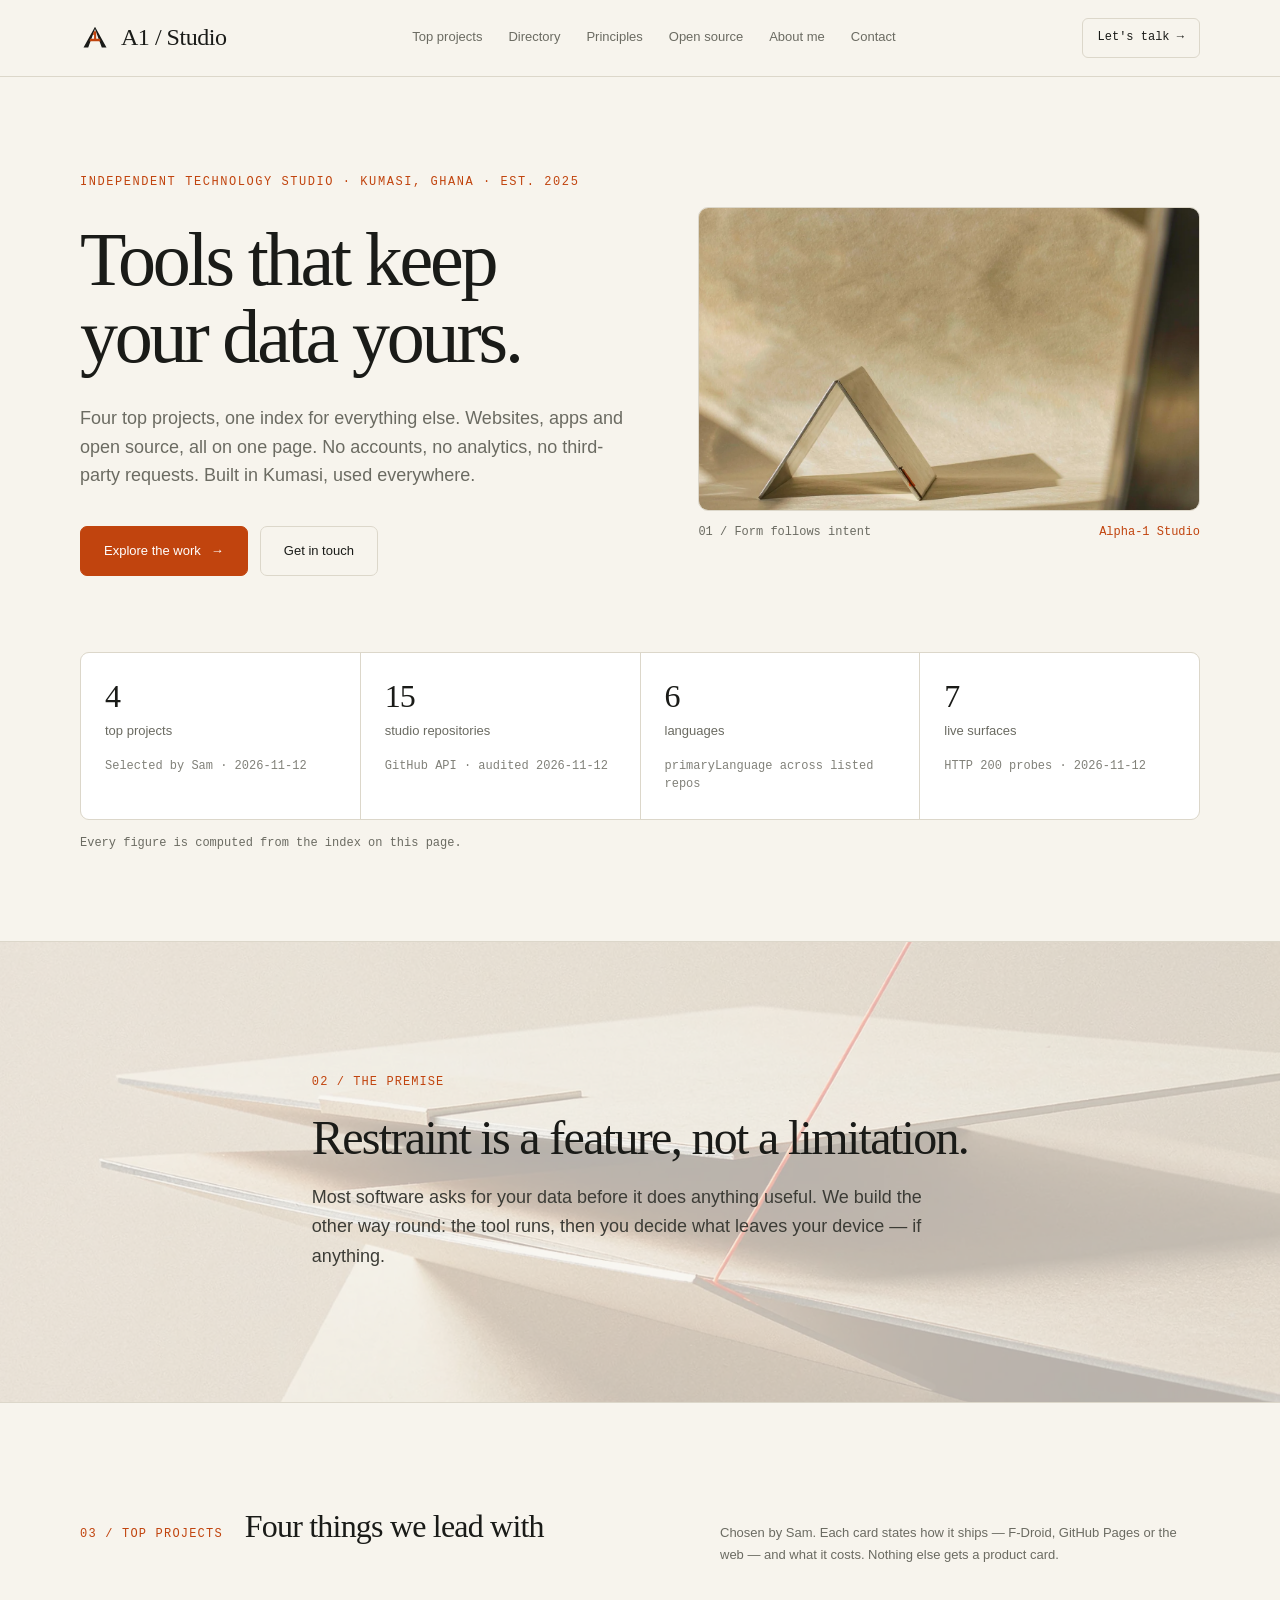
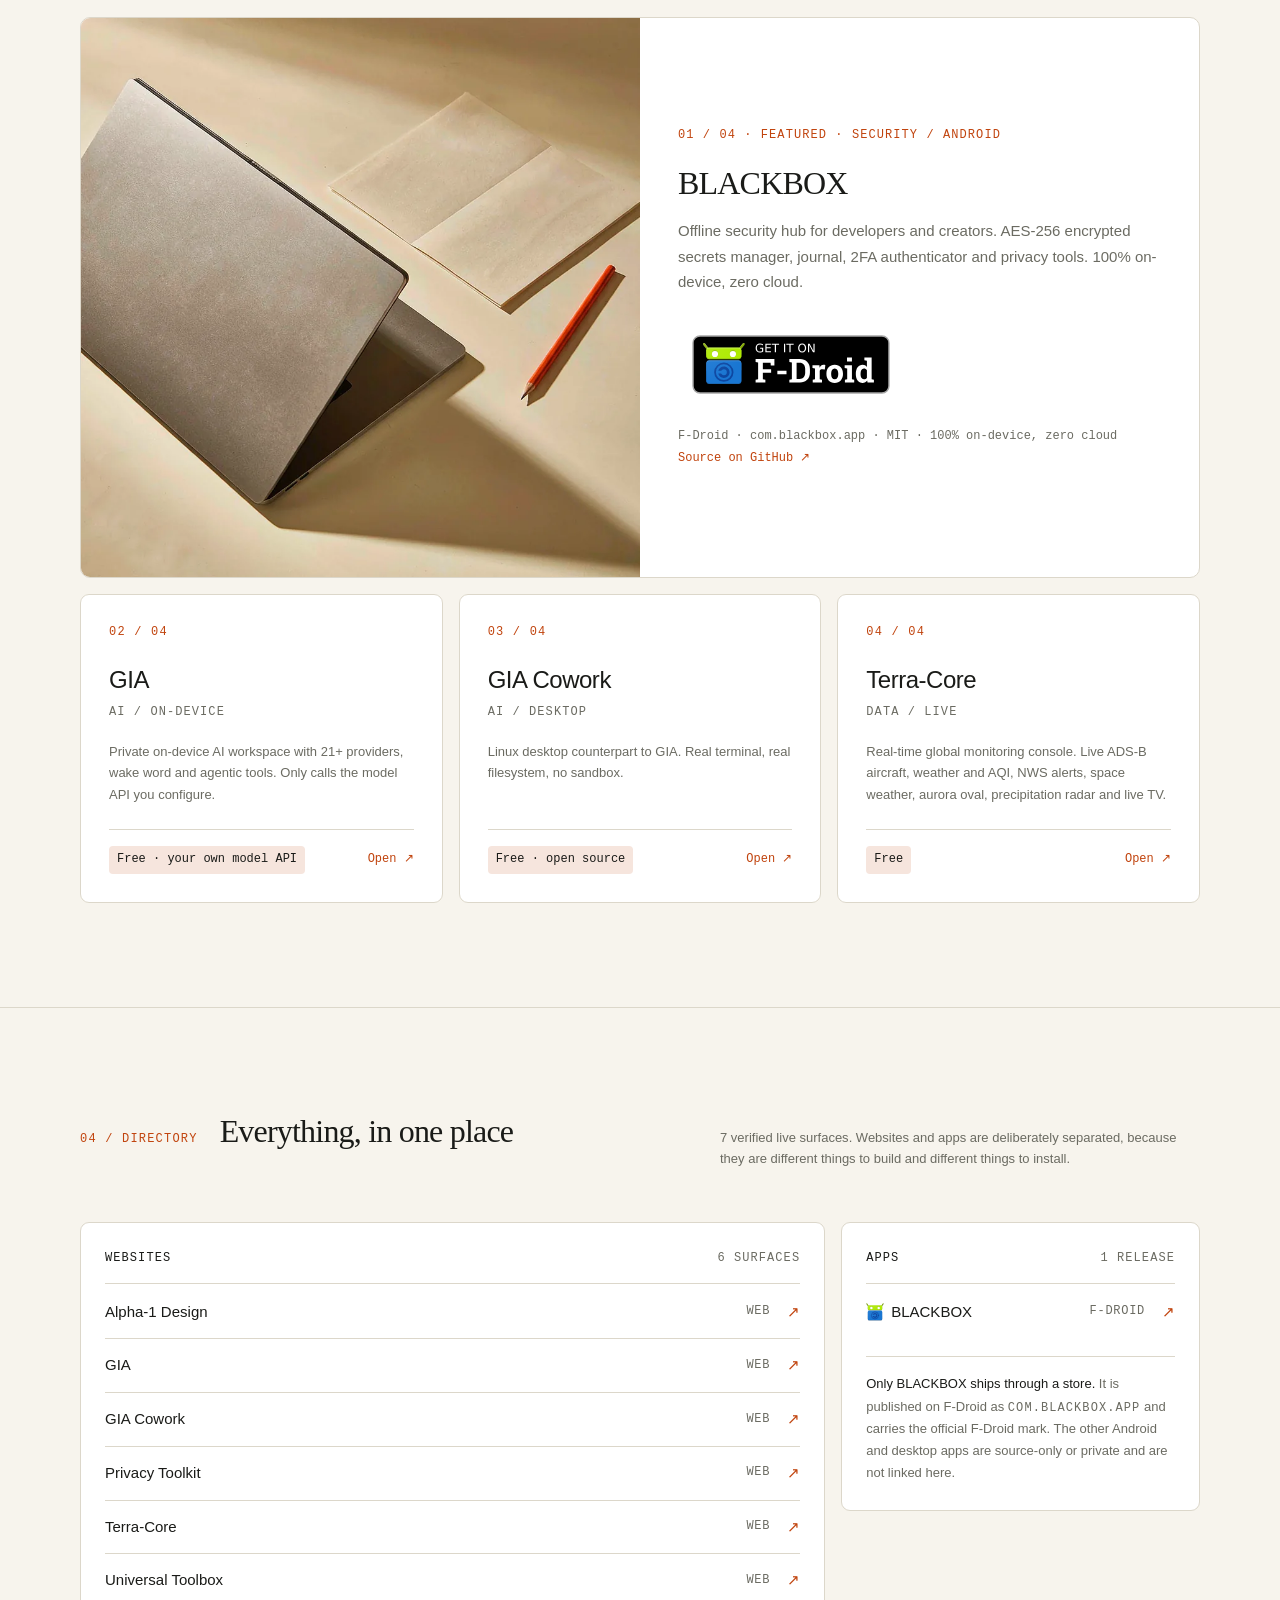
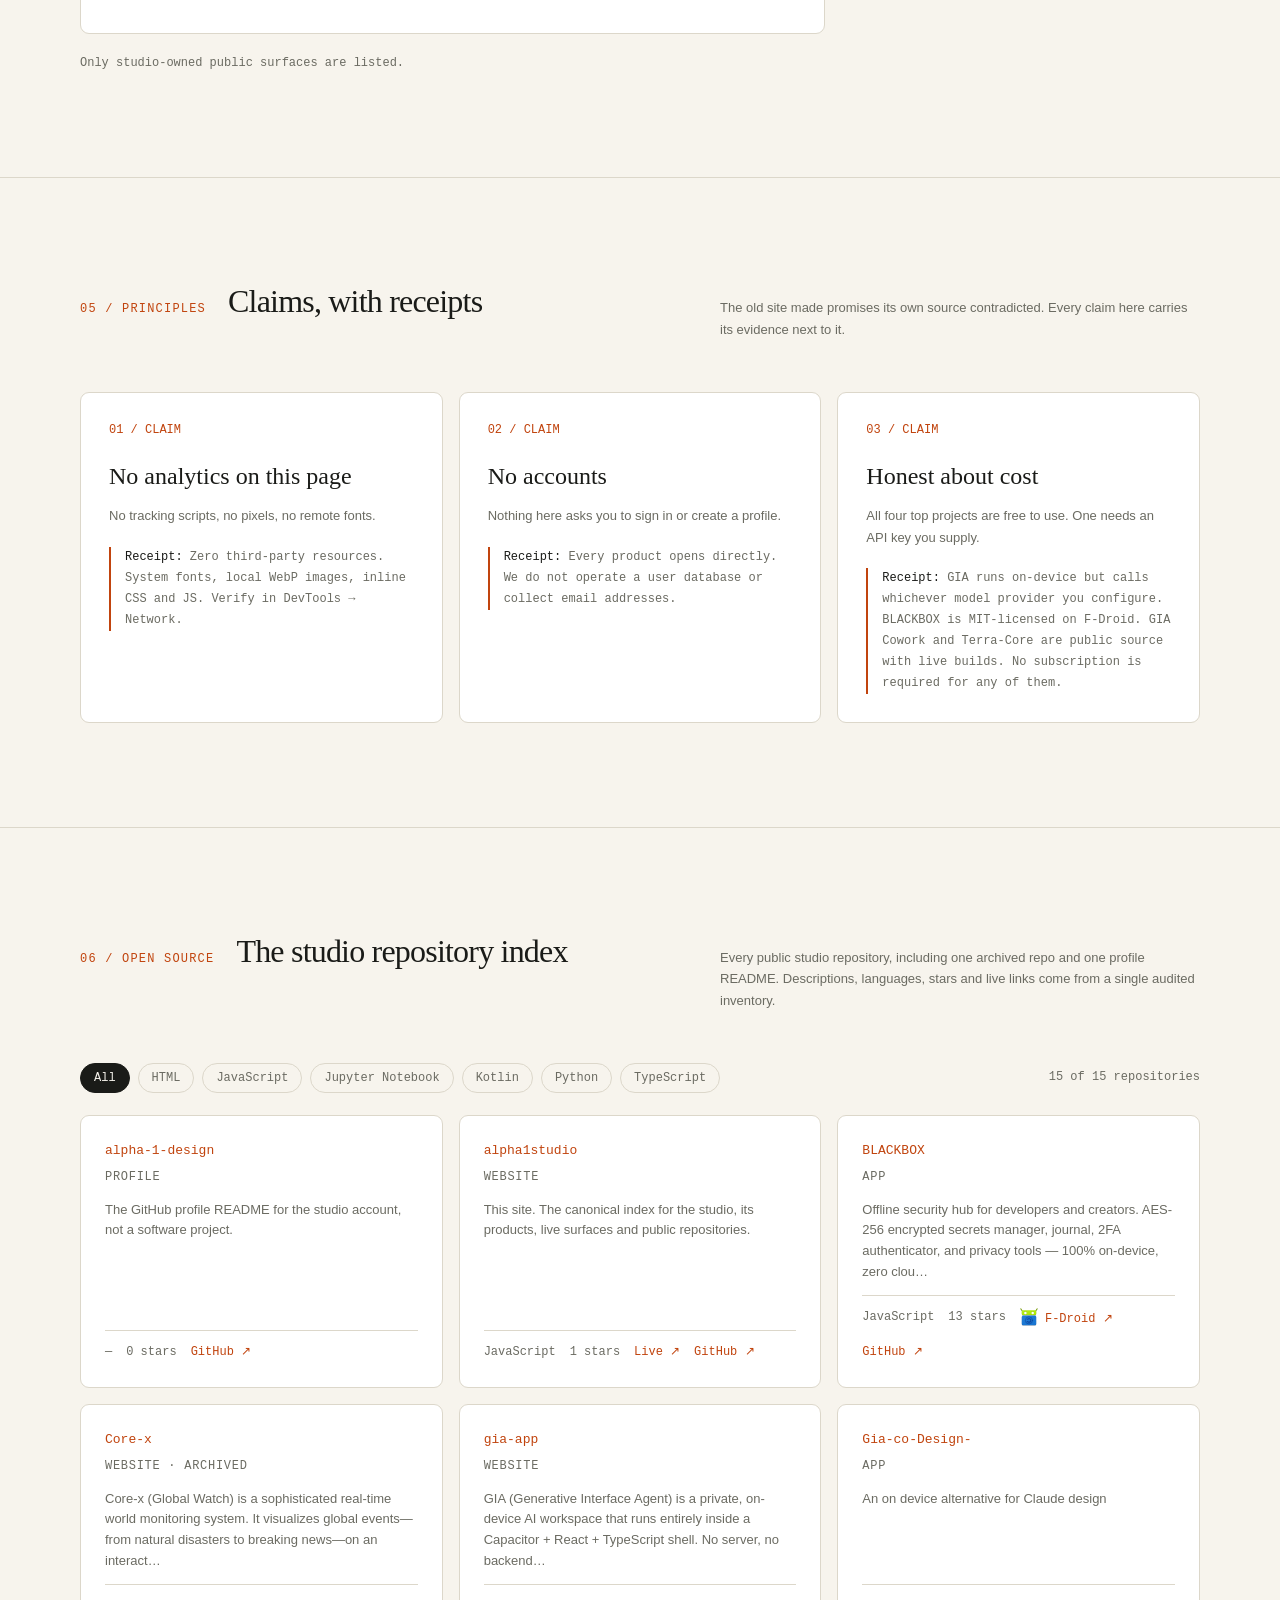
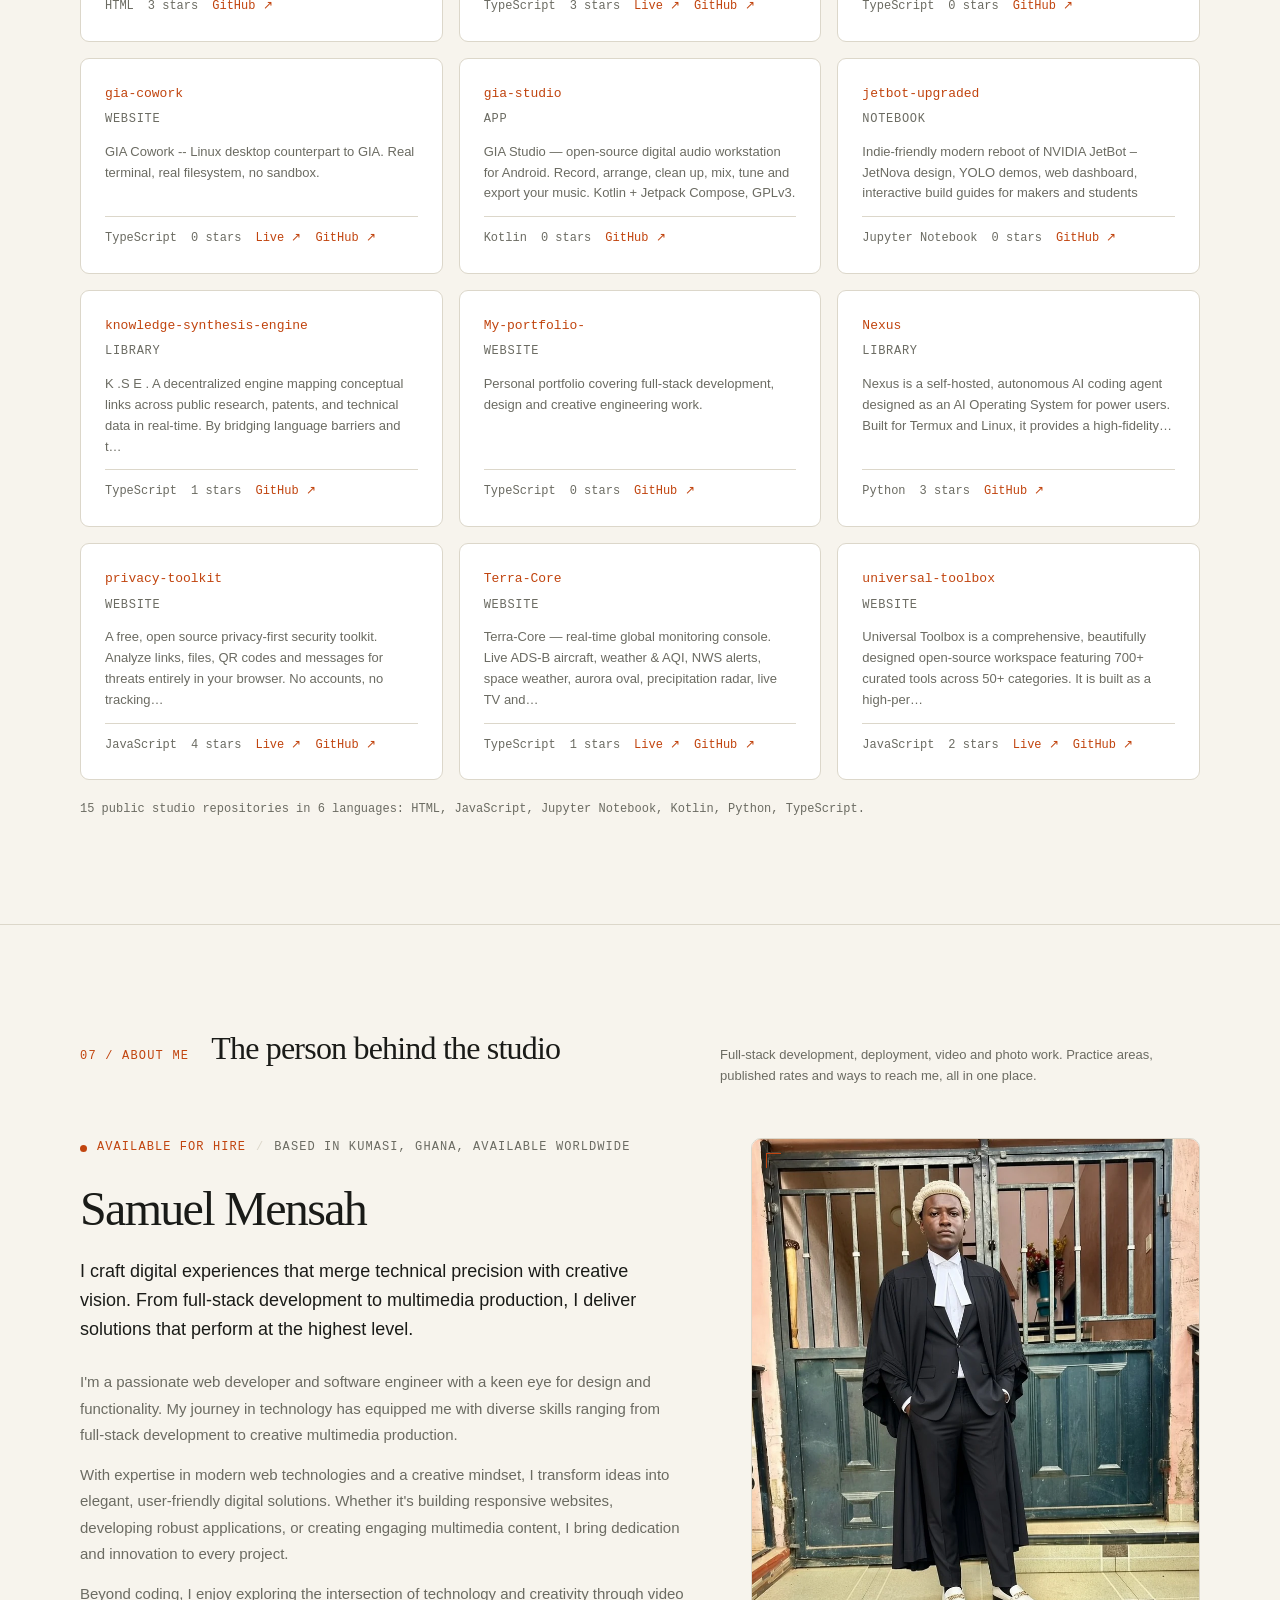
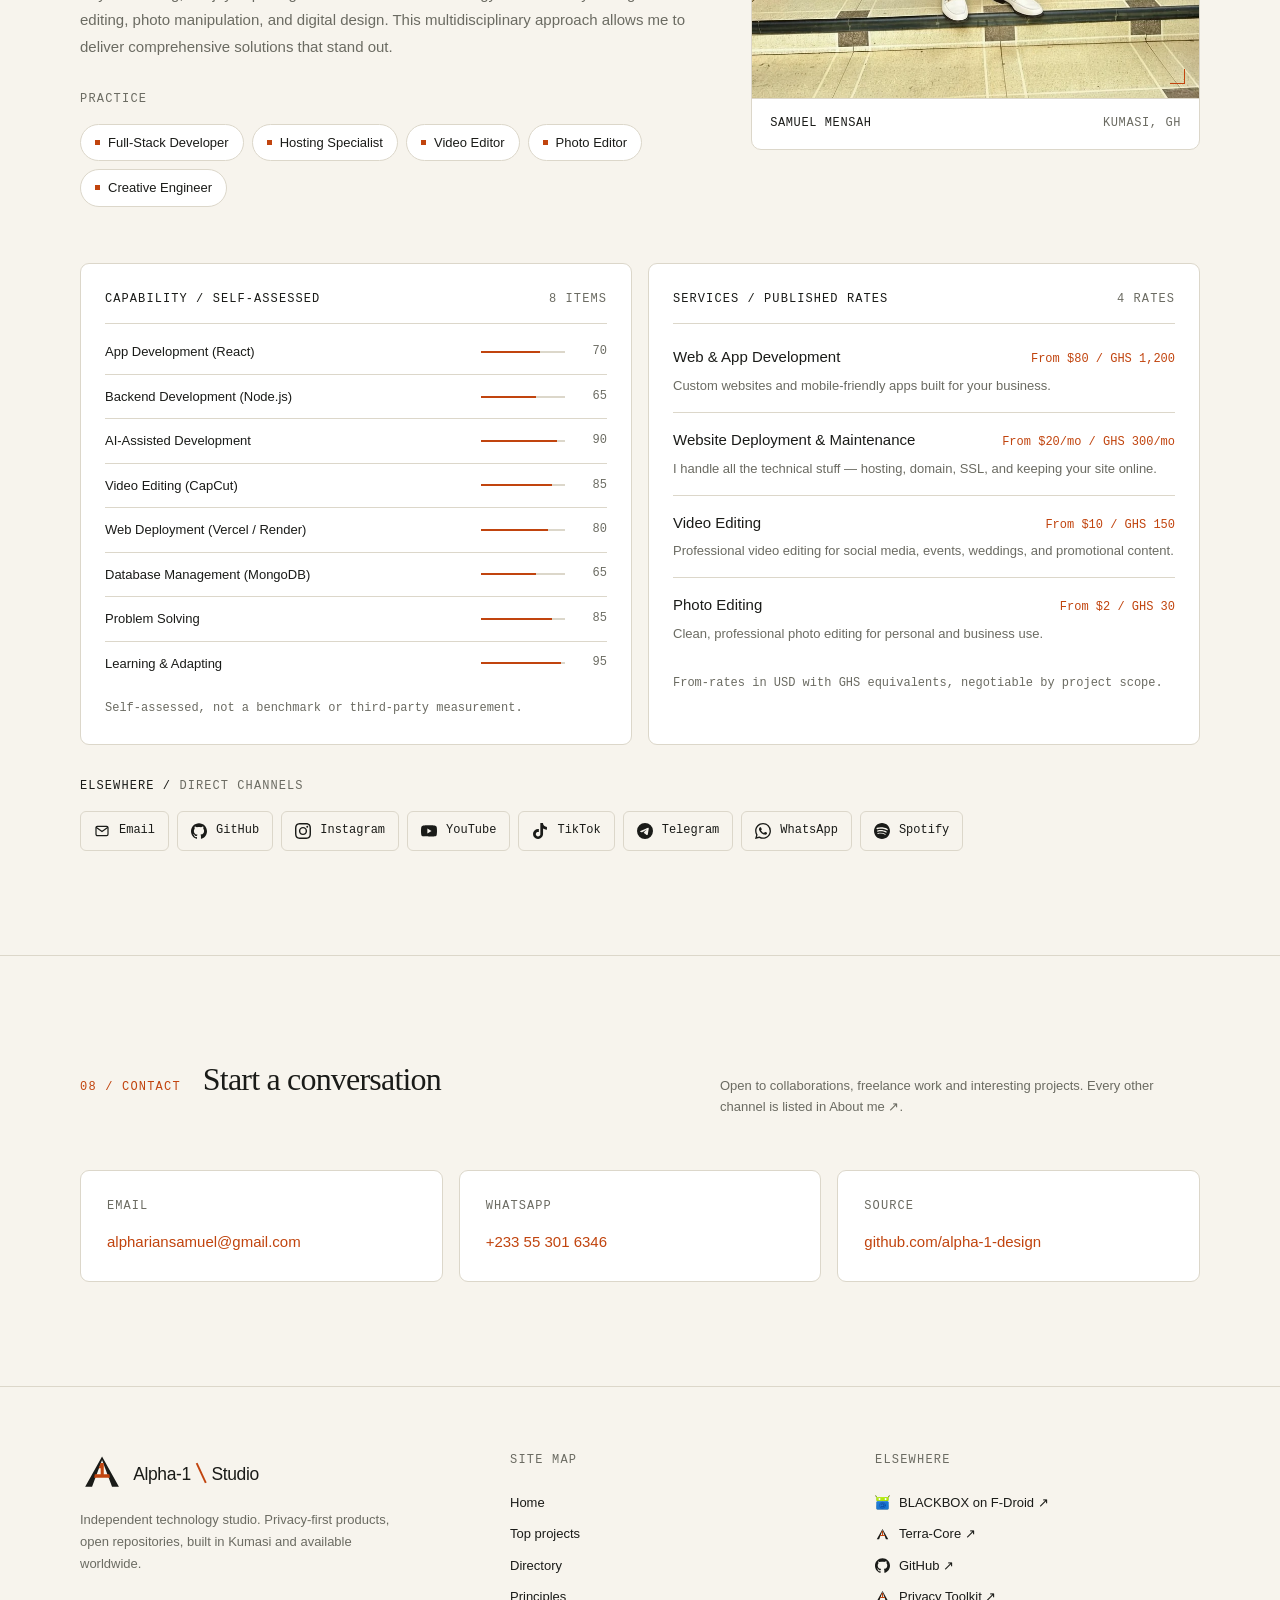
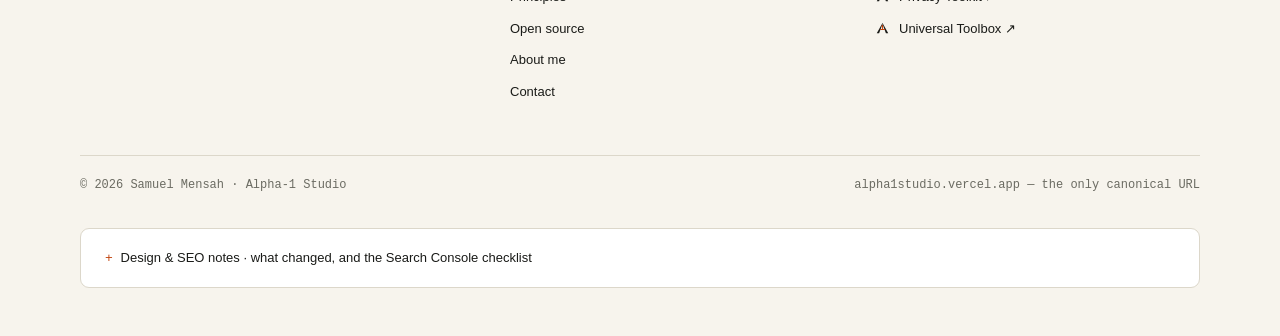
<file: index.html>
<!DOCTYPE html>
<html lang="en">
<head>
<meta charset="utf-8">
<meta name="viewport" content="width=device-width, initial-scale=1">
<title>Alpha-1 Studio — tools that keep your data yours</title>
<meta name="description" content="Independent technology studio in Kumasi, Ghana. BLACKBOX, GIA, GIA Cowork and Terra-Core, plus the full public index. No accounts, no analytics, no third-party requests.">
<meta name="theme-color" content="#F7F4ED">
<meta name="author" content="Samuel Mensah">
<link rel="canonical" href="https://alpha1studio.vercel.app/">
<meta property="og:type" content="website">
<meta property="og:site_name" content="Alpha-1 Studio">
<meta property="og:url" content="https://alpha1studio.vercel.app/">
<meta property="og:title" content="Alpha-1 Studio — tools that keep your data yours">
<meta property="og:description" content="Four top projects and a full public index, built in Kumasi, Ghana.">
<meta property="og:image" content="https://alpha1studio.vercel.app/og.png">
<meta property="og:image:width" content="1200">
<meta property="og:image:height" content="630">
<meta property="og:image:alt" content="Alpha-1 Studio wordmark and tagline on warm paper">
<meta name="twitter:card" content="summary_large_image">
<meta name="twitter:title" content="Alpha-1 Studio — tools that keep your data yours">
<meta name="twitter:description" content="Four top projects and a full public index, built in Kumasi, Ghana.">
<meta name="twitter:image" content="https://alpha1studio.vercel.app/og.png">
<link rel="icon" href="favicon.svg" type="image/svg+xml">
<link rel="icon" href="favicon.ico" sizes="any">
<link rel="apple-touch-icon" href="apple-touch-icon.png">
<link rel="manifest" href="manifest.webmanifest">
<script type="application/ld+json">
{"@context":"https://schema.org","@graph":[
{"@type":"Organization","@id":"https://alpha1studio.vercel.app/#org","name":"Alpha-1 Studio","url":"https://alpha1studio.vercel.app/","logo":"https://alpha1studio.vercel.app/icon-512.png","description":"Independent technology studio building privacy-first products, AI tools and developer utilities.","foundingLocation":{"@type":"Place","name":"Kumasi, Ghana"},"founder":{"@id":"https://alpha1studio.vercel.app/#sam"},"email":"alphariansamuel@gmail.com","sameAs":["https://github.com/alpha-1-design"]},
{"@type":"Person","@id":"https://alpha1studio.vercel.app/#sam","name":"Samuel Mensah","jobTitle":"Full-Stack Developer and Creative Engineer","description":"Full-stack developer, hosting specialist, video editor, photo editor and creative engineer based in Kumasi, Ghana.","image":"https://alpha1studio.vercel.app/assets/portrait.webp","email":"alphariansamuel@gmail.com","worksFor":{"@id":"https://alpha1studio.vercel.app/#org"},"sameAs":["https://github.com/alpha-1-design","https://t.me/Alpharianbaby1","https://www.instagram.com/samuelmensah607","https://youtube.com/@alpharianbaby"]},
{"@type":"WebSite","@id":"https://alpha1studio.vercel.app/#site","url":"https://alpha1studio.vercel.app/","name":"Alpha-1 Studio","publisher":{"@id":"https://alpha1studio.vercel.app/#org"},"inLanguage":"en"},
{"@type":"WebPage","@id":"https://alpha1studio.vercel.app/#page","url":"https://alpha1studio.vercel.app/","name":"Alpha-1 Studio — tools that keep your data yours","isPartOf":{"@id":"https://alpha1studio.vercel.app/#site"},"about":{"@id":"https://alpha1studio.vercel.app/#org"},"mentions":{"@id":"https://alpha1studio.vercel.app/#sam"},"primaryImageOfPage":"https://alpha1studio.vercel.app/og.png"},
{"@type":"ItemList","name":"Alpha-1 Studio top projects","itemListElement":[
{"@type":"ListItem","position":1,"name":"BLACKBOX","url":"https://f-droid.org/packages/com.blackbox.app/"},
{"@type":"ListItem","position":2,"name":"GIA","url":"https://alpha-1-design.github.io/gia-app/"},
{"@type":"ListItem","position":3,"name":"GIA Cowork","url":"https://gia-cowork.vercel.app"},
{"@type":"ListItem","position":4,"name":"Terra-Core","url":"https://terra-core-nu.vercel.app"}
]}
]}
</script>
<style>
:root{
  --t1:12px;--t2:13px;--t3:15px;--t4:18px;--t5:24px;--t6:32px;--t7:48px;--t8:76px;
  --bg:#F7F4ED;--sf:#FFFFFF;--ink:#1A1B18;--mu:#6B6B62;--ln:#DCD7CA;--ac:#C1440E;--ai:#FFFFFF;--soft:#F6E5DD;
  --sans:-apple-system,BlinkMacSystemFont,"Segoe UI",Roboto,Helvetica,Arial,sans-serif;
  --serif:Georgia,"Iowan Old Style","Times New Roman",serif;
  --mono:ui-monospace,SFMono-Regular,Consolas,"Liberation Mono",monospace;
}
*{box-sizing:border-box}
html{scroll-behavior:smooth}
body{margin:0;background:var(--bg);color:var(--ink);font-family:var(--sans);font-size:var(--t3);line-height:1.65;-webkit-font-smoothing:antialiased;overflow-x:hidden}
h1,h2,h3,h4,strong,b{font-weight:500}
h1,h2,h3,h4,p{margin:0}
a{color:inherit;text-decoration:none}
button{font-family:inherit;font-size:inherit;cursor:pointer;border:0;background:none;color:inherit}
img{display:block;max-width:100%}
::selection{background:var(--ac);color:var(--ai)}
:focus-visible{outline:2px solid var(--ac);outline-offset:3px}
.wrap{max-width:1200px;margin:0 auto;padding:0 40px}
.mono{font-family:var(--mono);font-size:var(--t1);letter-spacing:.09em;text-transform:uppercase}
.muted{color:var(--mu)}
.accent{color:var(--ac)}
.skip{position:absolute;left:-9999px;top:0;background:var(--ac);color:var(--ai);padding:10px 16px;z-index:60}
.skip:focus{left:16px;top:16px}

.progress{position:fixed;top:0;left:0;right:0;height:3px;background:var(--ac);transform-origin:0 50%;transform:scaleX(0);z-index:50;pointer-events:none}
@keyframes grow{from{transform:scaleX(0)}to{transform:scaleX(1)}}

header{position:sticky;top:0;z-index:40;background:var(--bg);border-bottom:1px solid var(--ln)}
.head{display:flex;align-items:center;justify-content:space-between;gap:24px;min-height:76px;flex-wrap:wrap}
.mark{display:flex;align-items:center;gap:11px;font-family:var(--serif);font-size:var(--t5);letter-spacing:-.02em;white-space:nowrap}
.mark img{width:30px;height:30px;border-radius:7px}
.mark b{font-weight:400}
nav{display:flex;gap:26px;flex-wrap:wrap}
nav a{position:relative;font-size:var(--t2);color:var(--mu);padding-bottom:3px}
nav a::after{content:"";position:absolute;left:0;bottom:0;width:100%;height:1px;background:var(--ac);transform:scaleX(0);transform-origin:0 50%;transition:transform .28s cubic-bezier(.2,.8,.2,1)}
nav a:hover{color:var(--ink)}
nav a:hover::after,nav a:focus-visible::after{transform:scaleX(1)}
.head-cta{font-family:var(--mono);font-size:var(--t1);border:1px solid var(--ln);border-radius:6px;padding:9px 15px;transition:border-color .2s,color .2s}
.head-cta:hover{border-color:var(--ac);color:var(--ac)}

section{padding:104px 0;border-bottom:1px solid var(--ln)}
.sec-head{display:flex;align-items:baseline;gap:22px;margin-bottom:52px;flex-wrap:wrap}
.sec-no{font-family:var(--mono);font-size:var(--t1);color:var(--ac);letter-spacing:.1em;min-width:60px}
h2{font-family:var(--serif);font-size:var(--t6);letter-spacing:-.025em;line-height:1.2;font-weight:400}
.sec-note{font-size:var(--t2);color:var(--mu);max-width:480px;margin-left:auto}

.hero{padding:96px 0 88px}
.hero-grid{display:grid;grid-template-columns:minmax(0,1.05fr) minmax(0,.95fr);gap:64px;align-items:center}
.hero .eyebrow{font-family:var(--mono);font-size:var(--t1);letter-spacing:.13em;text-transform:uppercase;color:var(--ac);margin-bottom:28px}
h1{font-family:var(--serif);font-size:var(--t8);line-height:1.02;letter-spacing:-.042em;font-weight:400;margin-bottom:28px}
.hero .lede{font-size:var(--t4);line-height:1.6;color:var(--mu);max-width:560px;margin-bottom:36px}
.hero-line{display:block}
.actions{display:flex;gap:12px;flex-wrap:wrap}
.btn{display:inline-flex;align-items:center;gap:10px;padding:13px 23px;border-radius:7px;font-size:var(--t2);border:1px solid var(--ac);transform:translate(var(--mx,0px),var(--my,0px));transition:transform .3s cubic-bezier(.2,.8,.2,1),background .2s,color .2s,border-color .2s}
.btn-primary{background:var(--ac);color:var(--ai)}
.btn-primary:hover{background:var(--ink);border-color:var(--ink)}
.btn-ghost{background:transparent;color:var(--ink);border-color:var(--ln)}
.btn-ghost:hover{border-color:var(--ac);color:var(--ac)}
.hero-figure{position:relative}
.hero-figure img{width:100%;height:auto;border-radius:10px;border:1px solid var(--ln);aspect-ratio:1400/849;object-fit:cover}
.fig-cap{display:flex;justify-content:space-between;gap:16px;font-family:var(--mono);font-size:var(--t1);color:var(--mu);margin-top:12px;line-height:1.5}
.fig-cap span:last-child{color:var(--ac)}

.stats{display:grid;grid-template-columns:repeat(4,minmax(0,1fr));gap:1px;background:var(--ln);border:1px solid var(--ln);border-radius:9px;overflow:hidden;margin-top:76px}
.stat{background:var(--sf);padding:26px 24px}
.stat b{display:block;font-family:var(--serif);font-size:var(--t6);font-weight:400;letter-spacing:-.03em;line-height:1.1}
.stat span{display:block;font-size:var(--t2);color:var(--mu);margin-top:6px}
.stat small{display:block;font-family:var(--mono);font-size:var(--t1);color:var(--mu);margin-top:16px;line-height:1.5;opacity:.85}
.source-note{font-family:var(--mono);font-size:var(--t1);color:var(--mu);margin-top:14px;line-height:1.6}

.band{padding:0;border-bottom:1px solid var(--ln);overflow:hidden}
.band-in{position:relative;height:460px;display:flex;align-items:center}
.band-in img{position:absolute;inset:-20px 0;width:100%;height:calc(100% + 40px);object-fit:cover}
.band-in::after{content:"";position:absolute;inset:0;background:rgba(247,244,237,.72)}
.band-copy{position:relative;z-index:2;max-width:820px}
.band-copy .mono{color:var(--ac);margin-bottom:18px;display:block}
.band-copy h2{font-size:var(--t7);line-height:1.12;letter-spacing:-.035em;margin-bottom:18px}
.band-copy p{font-size:var(--t4);color:#3C3C36;max-width:640px}

.grid3{display:grid;grid-template-columns:repeat(3,minmax(0,1fr));gap:16px}
.grid2{display:grid;grid-template-columns:repeat(2,minmax(0,1fr));gap:16px}
.card{background:var(--sf);border:1px solid var(--ln);border-radius:9px;padding:28px;display:flex;flex-direction:column;transform:translateY(var(--lift,0px));transition:transform .3s cubic-bezier(.2,.8,.2,1),border-color .2s}
.card:hover{--lift:-4px;border-color:var(--ac)}
.card .idx{font-family:var(--mono);font-size:var(--t1);color:var(--ac);letter-spacing:.1em;margin-bottom:22px}
.card h3{font-size:var(--t5);letter-spacing:-.02em;line-height:1.25;margin-bottom:8px}
.card .cat{font-family:var(--mono);font-size:var(--t1);color:var(--mu);text-transform:uppercase;letter-spacing:.09em;margin-bottom:18px}
.card p{font-size:var(--t2);color:var(--mu);line-height:1.65;flex:1;margin-bottom:24px}
.card .foot{display:flex;align-items:center;justify-content:space-between;gap:12px;border-top:1px solid var(--ln);padding-top:16px}
.price{font-family:var(--mono);font-size:var(--t1);padding:4px 8px;border-radius:4px;background:var(--soft);color:var(--ink)}
.price.paid{background:transparent;border:1px solid var(--ln);color:var(--mu)}
.go{position:relative;font-family:var(--mono);font-size:var(--t1);color:var(--ac);white-space:nowrap}
.go::after{content:"";position:absolute;left:0;bottom:-3px;width:100%;height:1px;background:var(--ac);transform:scaleX(0);transform-origin:0 50%;transition:transform .28s cubic-bezier(.2,.8,.2,1)}
.go:hover::after{transform:scaleX(1)}
.fd-badge-link{display:inline-block;border-radius:7px;transition:transform .3s cubic-bezier(.2,.8,.2,1)}
.fd-badge-link:hover{transform:translateY(-3px)}
.fd-badge{display:block;width:226px;height:auto;border-radius:7px}
.fd-icon{display:inline-block;width:18px;height:18px;vertical-align:-4px;margin-right:7px}
.fd-meta{font-family:var(--mono);font-size:var(--t1);color:var(--mu);line-height:1.8;margin-top:18px}

.feature{display:grid;grid-template-columns:minmax(0,1fr) minmax(0,1fr);gap:0;border:1px solid var(--ln);border-radius:10px;overflow:hidden;background:var(--sf);margin-bottom:16px}
.feature > img{width:100%;height:100%;min-height:320px;object-fit:cover;aspect-ratio:1/1}
.feature-body{padding:38px;display:flex;flex-direction:column;justify-content:center}
.feature-body .mono{color:var(--ac);margin-bottom:18px}
.feature-body h3{font-family:var(--serif);font-size:var(--t6);font-weight:400;letter-spacing:-.025em;line-height:1.2;margin-bottom:16px}
.feature-body p{font-size:var(--t3);color:var(--mu);line-height:1.7;margin-bottom:26px}

.receipt{background:var(--sf);border:1px solid var(--ln);border-radius:9px;padding:28px}
.receipt .no{font-family:var(--mono);font-size:var(--t1);color:var(--ac);margin-bottom:20px}
.receipt h3{font-family:var(--serif);font-size:var(--t5);font-weight:400;margin-bottom:14px;line-height:1.25}
.receipt .proof{font-family:var(--mono);font-size:var(--t1);line-height:1.75;color:var(--mu);border-left:2px solid var(--ac);padding-left:14px;margin-top:20px}
.receipt .proof b{color:var(--ink);font-weight:500}

.filters{display:flex;gap:8px;flex-wrap:wrap;margin-bottom:22px;align-items:center}
.filters button{font-family:var(--mono);font-size:var(--t1);padding:7px 13px;border:1px solid var(--ln);border-radius:999px;color:var(--mu);transition:background .2s,color .2s,border-color .2s}
.filters button:hover{border-color:var(--ac);color:var(--ac)}
.filters button.on{background:var(--ink);border-color:var(--ink);color:var(--bg)}
.filter-count{margin-left:auto;font-family:var(--mono);font-size:var(--t1);color:var(--mu)}
.repo{background:var(--sf);border:1px solid var(--ln);border-radius:9px;padding:24px;display:flex;flex-direction:column;gap:12px;transition:border-color .2s,transform .3s cubic-bezier(.2,.8,.2,1)}
.repo:hover{border-color:var(--ac);transform:translateY(-3px)}
.repo[hidden]{display:none}
.repo .rname{font-family:var(--mono);font-size:var(--t2);color:var(--ac);word-break:break-word}
.repo p{font-size:var(--t2);color:var(--mu);line-height:1.6;flex:1}
.repo .rmeta{display:flex;gap:14px;flex-wrap:wrap;font-family:var(--mono);font-size:var(--t1);color:var(--mu);border-top:1px solid var(--ln);padding-top:12px}
.repo .rkind{font-family:var(--mono);font-size:var(--t1);letter-spacing:.06em;text-transform:uppercase;color:var(--mu);margin-top:-6px}
.repo .rmeta a{color:var(--ac)}

.dir-grid{display:grid;grid-template-columns:minmax(0,1.35fr) minmax(0,.65fr);gap:16px;align-items:start}
.dir-col{background:var(--sf);border:1px solid var(--ln);border-radius:9px;padding:26px 24px}
.dir-head{display:flex;justify-content:space-between;align-items:baseline;gap:12px;border-bottom:1px solid var(--ln);padding-bottom:14px;margin-bottom:2px}
.dir-head .mono{font-size:var(--t1);letter-spacing:.09em;color:var(--ink)}
.dir-head .mono.muted{color:var(--mu)}
.dir-row{display:grid;grid-template-columns:minmax(0,1fr) auto 16px;gap:14px;align-items:center;padding:14px 0;border-bottom:1px solid var(--ln);font-size:var(--t3);transition:border-color .2s}
.dir-row:last-child{border-bottom:0}
.dir-row .dn{color:var(--ink)}
.dir-row .dk{font-family:var(--mono);font-size:var(--t1);color:var(--mu);text-transform:uppercase;letter-spacing:.06em}
.dir-row .da{color:var(--ac);text-align:right}
.dir-row:hover{border-bottom-color:var(--ac)}
.dir-row:hover .dn{color:var(--ac)}
.dir-note{font-size:var(--t2);color:var(--mu);line-height:1.7;margin-top:18px;border-top:1px solid var(--ln);padding-top:16px}
.dir-note b{color:var(--ink);font-weight:500}

.about-grid{display:grid;grid-template-columns:minmax(0,1.15fr) minmax(0,.85fr);gap:64px;align-items:start}
.about-status{display:flex;align-items:center;gap:10px;flex-wrap:wrap;color:var(--ac);margin-bottom:26px}
.about-status .dot{width:7px;height:7px;border-radius:50%;background:var(--ac);flex:none}
.about-status .sep{color:var(--ln)}
.about-status .muted{color:var(--mu)}
.about-name{font-family:var(--serif);font-size:var(--t7);font-weight:400;letter-spacing:-.035em;line-height:1.06;margin-bottom:22px}
.about-tagline{font-size:var(--t4);line-height:1.6;color:var(--ink);margin-bottom:26px;max-width:56ch}
.about-copy .bio p{font-size:var(--t3);line-height:1.75;color:var(--mu);margin-bottom:14px}
.about-label{font-family:var(--mono);font-size:var(--t1);letter-spacing:.1em;text-transform:uppercase;color:var(--mu);margin:30px 0 14px}
.roles{display:flex;gap:8px;flex-wrap:wrap}
.role{display:inline-flex;align-items:center;gap:8px;border:1px solid var(--ln);border-radius:999px;padding:7px 14px;font-size:var(--t2);background:var(--sf)}
.role::before{content:"";width:5px;height:5px;background:var(--ac);flex:none}
.portrait-plate{margin:0;background:var(--sf);border:1px solid var(--ln);border-radius:10px;overflow:hidden}
.plate-img{position:relative;background:#0B0B0A}
.plate-img img{width:100%;height:auto;aspect-ratio:4/5;object-fit:cover}
.plate-img .tick{position:absolute;width:15px;height:15px;border:1px solid var(--ac);pointer-events:none}
.plate-img .tick.tl{top:14px;left:14px;border-width:1px 0 0 1px}
.plate-img .tick.br{right:14px;bottom:14px;border-width:0 1px 1px 0}
.portrait-plate figcaption{display:flex;justify-content:space-between;gap:14px;padding:15px 18px;border-top:1px solid var(--ln);font-family:var(--mono);font-size:var(--t1);color:var(--mu);letter-spacing:.05em;text-transform:uppercase}
.portrait-plate figcaption span:first-child{color:var(--ink)}

.about-lower{display:grid;grid-template-columns:repeat(2,minmax(0,1fr));gap:16px;margin-top:56px}
.about-block{background:var(--sf);border:1px solid var(--ln);border-radius:9px;padding:26px 24px}
.block-head{display:flex;justify-content:space-between;gap:12px;align-items:baseline;border-bottom:1px solid var(--ln);padding-bottom:14px;margin-bottom:6px}
.skill{display:grid;grid-template-columns:minmax(0,1fr) 84px 28px;gap:14px;align-items:center;padding:11px 0;border-bottom:1px solid var(--ln);font-size:var(--t2)}
.skill:last-of-type{border-bottom:0}
.skill .bar{display:block;height:2px;background:var(--ln)}
.skill .bar i{display:block;height:100%;background:var(--ac)}
.skill .n{font-family:var(--mono);font-size:var(--t1);color:var(--mu);text-align:right}
.svc-row{padding:15px 0;border-bottom:1px solid var(--ln)}
.svc-row:last-of-type{border-bottom:0}
.svc-row .top{display:flex;justify-content:space-between;gap:14px;align-items:baseline;flex-wrap:wrap}
.svc-row b{font-size:var(--t3);font-weight:500}
.svc-row .rate{font-family:var(--mono);font-size:var(--t1);color:var(--ac);white-space:nowrap}
.svc-row p{font-size:var(--t2);color:var(--mu);line-height:1.6;margin-top:6px}
.about-socials{margin-top:32px}
.socials{display:flex;gap:8px;flex-wrap:wrap;margin-top:14px}
.socials a{display:inline-flex;align-items:center;gap:9px;font-family:var(--mono);font-size:var(--t1);border:1px solid var(--ln);border-radius:6px;padding:9px 13px;transition:border-color .2s,color .2s}
.socials svg{width:16px;height:16px;flex:none;display:block}
.socials a:hover{border-color:var(--ac);color:var(--ac)}

.contact-grid{display:grid;grid-template-columns:repeat(3,minmax(0,1fr));gap:16px}
.contact-item{background:var(--sf);border:1px solid var(--ln);border-radius:9px;padding:26px}
.contact-item .lbl{font-family:var(--mono);font-size:var(--t1);color:var(--mu);text-transform:uppercase;letter-spacing:.09em;margin-bottom:14px}
.contact-item a{font-size:var(--t3);color:var(--ac);word-break:break-word;border-bottom:1px solid transparent;transition:border-color .2s}
.contact-item a:hover{border-bottom-color:var(--ac)}
.contact-item .hint{display:block;font-family:var(--mono);font-size:var(--t1);color:var(--mu);margin-top:12px}

footer{padding:64px 0 48px}
.foot-top{display:grid;grid-template-columns:minmax(0,1.2fr) minmax(0,1fr) minmax(0,1fr);gap:40px}
.foot-mark{display:flex;align-items:center;gap:11px;font-family:var(--serif);font-size:var(--t5)}
.foot-mark img{width:34px;height:34px;border-radius:8px}
.foot-mark img.wm{width:190px;height:auto;border-radius:0}
.foot-top p{font-size:var(--t2);color:var(--mu);margin-top:14px;max-width:320px;line-height:1.7}
.foot-col h4{font-family:var(--mono);font-size:var(--t1);text-transform:uppercase;letter-spacing:.1em;color:var(--mu);margin-bottom:16px;font-weight:400}
.foot-col a{display:flex;align-items:center;gap:9px;font-size:var(--t2);padding:5px 0;color:var(--ink);transition:color .2s}
.foot-col a:hover{color:var(--ac)}
.foot-ico{width:15px;height:15px;flex:none;display:block}
.foot-bot{display:flex;justify-content:space-between;gap:20px;flex-wrap:wrap;border-top:1px solid var(--ln);margin-top:48px;padding-top:20px;font-family:var(--mono);font-size:var(--t1);color:var(--mu)}
details{margin-top:32px;border:1px solid var(--ln);border-radius:9px;background:var(--sf);padding:0 24px}
summary{cursor:pointer;padding:18px 0;font-size:var(--t2);list-style:none}
summary::-webkit-details-marker{display:none}
summary::before{content:"+ ";font-family:var(--mono);color:var(--ac)}
details[open] summary::before{content:"− "}
details .body{padding:0 0 24px;font-size:var(--t2);color:var(--mu);line-height:1.75}
details .body ol,details .body ul{padding-left:20px;margin:0 0 14px}
details .body li{margin-bottom:9px}
details .body h4{color:var(--ink);font-size:var(--t3);margin:22px 0 10px}
details .body code{font-family:var(--mono);font-size:var(--t1);background:var(--soft);padding:2px 5px;border-radius:3px;color:var(--ink)}
details .body b{color:var(--ink);font-weight:500}

.modal{position:fixed;inset:0;z-index:60;background:rgba(26,27,24,.5);display:flex;align-items:center;justify-content:center;padding:20px}
.modal[hidden]{display:none}
.modal-in{background:var(--sf);border:1px solid var(--ln);border-radius:11px;padding:30px;max-width:470px;width:100%}
.modal-in h3{font-family:var(--serif);font-size:var(--t5);font-weight:400;margin-bottom:6px}
.modal-in>p{font-size:var(--t2);color:var(--mu);margin-bottom:20px}
.kbd-row{display:flex;justify-content:space-between;gap:16px;padding:9px 0;border-bottom:1px solid var(--ln);font-size:var(--t2)}
.kbd-row:last-of-type{border-bottom:0}
kbd{font-family:var(--mono);font-size:var(--t1);border:1px solid var(--ln);border-radius:4px;padding:3px 8px;background:var(--bg)}
.modal-in .close{margin-top:22px;border:1px solid var(--ln);border-radius:6px;padding:9px 16px;font-size:var(--t2)}
.btt{position:fixed;right:24px;bottom:24px;z-index:30;width:44px;height:44px;border-radius:50%;background:var(--ink);color:var(--bg);font-size:18px;opacity:0;pointer-events:none;transform:translateY(12px);transition:opacity .3s,transform .3s}
.btt.show{opacity:1;pointer-events:auto;transform:translateY(0)}

@keyframes rise{from{transform:translateY(20px)}to{transform:translateY(0)}}
@keyframes drift{from{transform:translateY(-16px) scale(1.04)}to{transform:translateY(16px) scale(1.04)}}
@media(prefers-reduced-motion:no-preference){
  .hero-line{animation:rise .85s cubic-bezier(.2,.8,.2,1) both}
  .hero-line:nth-child(2){animation-delay:.08s}
  .hero-line:nth-child(3){animation-delay:.16s}
  @supports(animation-timeline:scroll()){
    .progress{animation-name:grow;animation-timing-function:linear;animation-fill-mode:both;animation-duration:auto;animation-timeline:scroll(root block)}
  }
  @supports(animation-timeline:view()){
    .rise{animation-name:rise;animation-timing-function:linear;animation-fill-mode:both;animation-duration:auto;animation-timeline:view();animation-range:entry 0% cover 32%}
    .band-in img{animation-name:drift;animation-timing-function:linear;animation-fill-mode:both;animation-duration:auto;animation-timeline:view();animation-range:cover 0% cover 100%}
  }
}
@media(prefers-reduced-motion:reduce){
  html{scroll-behavior:auto}
  *,*::before,*::after{animation:none!important;transition:none!important;transform:none!important}
  .btt{opacity:1;pointer-events:auto}
}
@media(max-width:1000px){
  .hero-grid{grid-template-columns:1fr;gap:48px}
  .about-grid,.dir-grid,.feature{grid-template-columns:1fr;gap:40px}
  .dir-grid,.feature{gap:16px}
  .about-lower{grid-template-columns:1fr}
  .grid3,.contact-grid{grid-template-columns:repeat(2,minmax(0,1fr))}
  .foot-top{grid-template-columns:repeat(2,minmax(0,1fr))}
  .fd-badge{width:200px}
  .about-name{font-size:var(--t6)}
  h1{font-size:var(--t7)}
}
@media(max-width:640px){
  .wrap{padding:0 20px}
  section{padding:68px 0}
  .hero{padding:64px 0 56px}
  h1{font-size:var(--t6)}
  .hero .lede{font-size:var(--t3)}
  .stats,.grid3,.grid2,.contact-grid,.feature,.foot-top{grid-template-columns:1fr}
  .stats{margin-top:48px}
  .sec-note{margin-left:0}
  .head{gap:10px;padding-top:12px;padding-bottom:12px}
  nav{order:3;width:100%;gap:16px}
  .head-cta{margin-left:auto}
  h2,.band-copy h2,.about-name{font-size:var(--t5)}
  .about-lower{gap:12px}
  .skill{grid-template-columns:minmax(0,1fr) 56px 26px;gap:8px}
  .fd-badge{width:190px}
  .band-in{height:380px}
  .feature-body{padding:28px}
  .filter-count{margin-left:0;width:100%}
}
</style>
</head>
<body>
<a class="skip" href="#main">Skip to content</a>
<div class="progress" aria-hidden="true"></div>

<header><div class="wrap head">
  <a class="mark" href="#top"><img src="mark.svg" alt="Alpha-1 Studio icon" width="30" height="30"><b>A1 / Studio</b></a>
  <nav>
    <a href="#work">Top projects</a><a href="#directory">Directory</a><a href="#receipts">Principles</a><a href="#open">Open source</a><a href="#about">About me</a><a href="#contact">Contact</a>
  </nav>
  <a class="head-cta" href="#contact">Let's talk →</a>
</div></header>

<main id="main">
<section class="hero" id="top"><div class="wrap">
  <div class="hero-grid">
    <div>
      <div class="eyebrow hero-line">Independent technology studio · Kumasi, Ghana · est. 2025</div>
      <h1 class="hero-line">Tools that keep your data yours.</h1>
      <p class="lede hero-line">Four top projects, one index for everything else. Websites, apps and open source, all on one page. No accounts, no analytics, no third-party requests. Built in Kumasi, used everywhere.</p>
      <div class="actions hero-line">
        <a class="btn btn-primary" href="#work" data-magnetic>Explore the work <span aria-hidden="true">→</span></a>
        <a class="btn btn-ghost" href="#contact" data-magnetic>Get in touch</a>
      </div>
    </div>
    <figure class="hero-figure" style="margin:0">
      <img src="assets/hero.webp" width="1400" height="849" alt="Folded brushed-aluminium apex sculpture on warm paper with a single vermilion accent" fetchpriority="high" decoding="async">
      <figcaption class="fig-cap"><span>01 / Form follows intent</span><span>Alpha-1 Studio</span></figcaption>
    </figure>
  </div>
  <div class="stats" id="stats"></div>
  <div class="source-note">Every figure is computed from the index on this page.</div>
</div></section>

<section class="band"><div class="band-in">
  <img src="assets/band.webp" width="1600" height="970" alt="Layered warm paper planes with a single vermilion diagonal line" loading="lazy" decoding="async" aria-hidden="true">
  <div class="wrap band-copy">
    <span class="mono">02 / The premise</span>
    <h2 class="rise">Restraint is a feature, not a limitation.</h2>
    <p>Most software asks for your data before it does anything useful. We build the other way round: the tool runs, then you decide what leaves your device — if anything.</p>
  </div>
</div></section>

<section id="work"><div class="wrap">
  <div class="sec-head rise"><span class="sec-no">03 / TOP PROJECTS</span><h2>Four things we lead with</h2><p class="sec-note">Chosen by Sam. Each card states how it ships — F-Droid, GitHub Pages or the web — and what it costs. Nothing else gets a product card.</p></div>
  <div class="feature" id="featured"></div>
  <div class="grid3" id="products"></div>
</div></section>

<section id="directory"><div class="wrap">
  <div class="sec-head rise"><span class="sec-no">04 / DIRECTORY</span><h2>Everything, in one place</h2><p class="sec-note"><span id="dir-count"></span>. Websites and apps are deliberately separated, because they are different things to build and different things to install.</p></div>
  <div class="dir-grid">
    <div class="dir-col">
      <div class="dir-head"><span class="mono">Websites</span><span class="mono muted" id="dir-web-count"></span></div>
      <div id="dir-web"></div>
    </div>
    <div class="dir-col">
      <div class="dir-head"><span class="mono">Apps</span><span class="mono muted" id="dir-app-count"></span></div>
      <div id="dir-app"></div>
      <p class="dir-note"><b>Only BLACKBOX ships through a store.</b> It is published on F-Droid as <span class="mono" style="font-size:var(--t1)">com.blackbox.app</span> and carries the official F-Droid mark. The other Android and desktop apps are source-only or private and are not linked here.</p>
    </div>
  </div>
  <p class="source-note" style="margin-top:20px">Only studio-owned public surfaces are listed.</p>
</div></section>

<section id="receipts"><div class="wrap">
  <div class="sec-head rise"><span class="sec-no">05 / PRINCIPLES</span><h2>Claims, with receipts</h2><p class="sec-note">The old site made promises its own source contradicted. Every claim here carries its evidence next to it.</p></div>
  <div class="grid3" id="principles"></div>
</div></section>

<section id="open"><div class="wrap">
  <div class="sec-head rise"><span class="sec-no">06 / OPEN SOURCE</span><h2>The studio repository index</h2><p class="sec-note">Every public studio repository, including one archived repo and one profile README. Descriptions, languages, stars and live links come from a single audited inventory.</p></div>
  <div class="filters" id="filters"><span class="filter-count" id="filter-count"></span></div>
  <div class="grid3" id="repos"></div>
  <p class="source-note" style="margin-top:20px"><span id="repo-summary"></span></p>
</div></section>

<section id="about"><div class="wrap">
  <div class="sec-head rise"><span class="sec-no">07 / ABOUT ME</span><h2>The person behind the studio</h2><p class="sec-note">Full-stack development, deployment, video and photo work. Practice areas, published rates and ways to reach me, all in one place.</p></div>
  <div class="about-grid">
    <div class="about-copy">
      <div class="about-status mono" id="about-status"></div>
      <h2 class="about-name" id="about-name"></h2>
      <p class="about-tagline" id="about-tagline"></p>
      <div class="bio" id="about-bio"></div>
      <div class="about-label">Practice</div>
      <div class="roles" id="about-roles"></div>
    </div>
    <figure class="portrait-plate">
      <div class="plate-img"><span class="tick tl"></span><span class="tick br"></span><img id="portrait-img" src="assets/portrait.webp" width="640" height="800" alt="Full-length portrait of Samuel Mensah in legal robes and wig, standing before a teal doorway" loading="lazy" decoding="async"></div>
      <figcaption><span id="portrait-cap-name"></span><span id="portrait-cap-place"></span></figcaption>
    </figure>
  </div>
  <div class="about-lower">
    <div class="about-block">
      <div class="block-head"><span class="mono">Capability / self-assessed</span><span class="mono muted" id="skill-count"></span></div>
      <div id="skills"></div>
      <p class="source-note" id="skills-note"></p>
    </div>
    <div class="about-block">
      <div class="block-head"><span class="mono">Services / published rates</span><span class="mono muted" id="svc-count"></span></div>
      <div id="about-services"></div>
      <p class="source-note" id="services-note"></p>
    </div>
  </div>
  <div class="about-socials">
    <div class="mono">Elsewhere / <span class="muted">direct channels</span></div>
    <div class="socials" id="socials"></div>
  </div>
</div></section>

<section id="contact"><div class="wrap">
  <div class="sec-head rise"><span class="sec-no">08 / CONTACT</span><h2>Start a conversation</h2><p class="sec-note">Open to collaborations, freelance work and interesting projects. Every other channel is listed in <a href="#about">About me ↗</a>.</p></div>
  <div class="contact-grid" id="contact-grid"></div>
</div></section>
</main>

<footer id="sitemap"><div class="wrap">
  <div class="foot-top">
    <div>
      <div class="foot-mark"><img class="wm" src="wordmark-compact.svg" alt="Alpha-1 Studio" width="190" height="44"></div>
      <p>Independent technology studio. Privacy-first products, open repositories, built in Kumasi and available worldwide.</p>
    </div>
    <div class="foot-col"><h4>Site map</h4>
      <a href="#top">Home</a><a href="#work">Top projects</a><a href="#directory">Directory</a><a href="#receipts">Principles</a><a href="#open">Open source</a><a href="#about">About me</a><a href="#contact">Contact</a>
    </div>
    <div class="foot-col"><h4>Elsewhere</h4>
      <a href="https://f-droid.org/packages/com.blackbox.app/" target="_blank" rel="noopener"><img class="foot-ico" src="assets/fdroid-icon.svg" width="15" height="15" alt="">BLACKBOX on F-Droid ↗</a>
      <a href="https://terra-core-nu.vercel.app" target="_blank" rel="noopener"><img class="foot-ico" src="mark.svg" width="15" height="15" alt="">Terra-Core ↗</a>
      <a href="https://github.com/alpha-1-design" target="_blank" rel="noopener"><img class="foot-ico" src="assets/github.svg" width="15" height="15" alt="">GitHub ↗</a>
      <a href="https://privacy-toolkit-ten.vercel.app" target="_blank" rel="noopener"><img class="foot-ico" src="mark.svg" width="15" height="15" alt="">Privacy Toolkit ↗</a>
      <a href="https://universal-toolbox.vercel.app" target="_blank" rel="noopener"><img class="foot-ico" src="mark.svg" width="15" height="15" alt="">Universal Toolbox ↗</a>
    </div>
  </div>
  <div class="foot-bot"><span>© 2026 Samuel Mensah · Alpha-1 Studio</span><span>alpha1studio.vercel.app — the only canonical URL</span></div>
  <details>
    <summary>Design &amp; SEO notes · what changed, and the Search Console checklist</summary>
    <div class="body" id="notes-body"></div>
  </details>
</div></footer>

<button class="btt" id="btt" aria-label="Back to top" title="Back to top">↑</button>
<div class="modal" id="shortcuts" hidden role="dialog" aria-modal="true" aria-labelledby="sc-title">
  <div class="modal-in">
    <h3 id="sc-title">Keyboard shortcuts</h3>
    <p>Every key below is implemented on this page.</p>
    <div id="kbd-list"></div>
    <button class="close" id="sc-close">Close</button>
  </div>
</div>

<script>
'use strict';
var DATA = {
  stats:[
    {label:'top projects',source:'Selected by Sam · 2026-11-12'},
    {label:'studio repositories',source:'GitHub API · audited 2026-11-12'},
    {label:'languages',source:'primaryLanguage across listed repos'},
    {label:'live surfaces',source:'HTTP 200 probes · 2026-11-12'}
  ],
  products:[
    {name:'BLACKBOX',cat:'security / android',desc:'Offline security hub for developers and creators. AES-256 encrypted secrets manager, journal, 2FA authenticator and privacy tools. 100% on-device, zero cloud.',price:'Free · MIT',paid:false,url:'https://f-droid.org/packages/com.blackbox.app/',badge:'assets/fdroid-badge.svg',badgeAlt:'Get BLACKBOX on F-Droid',channelNote:'F-Droid · com.blackbox.app · MIT · 100% on-device, zero cloud',github:'https://github.com/alpha-1-design/BLACKBOX'},
    {name:'GIA',cat:'AI / on-device',desc:'Private on-device AI workspace with 21+ providers, wake word and agentic tools. Only calls the model API you configure.',price:'Free · your own model API',paid:false,url:'https://alpha-1-design.github.io/gia-app/'},
    {name:'GIA Cowork',cat:'AI / desktop',desc:'Linux desktop counterpart to GIA. Real terminal, real filesystem, no sandbox.',price:'Free · open source',paid:false,url:'https://gia-cowork.vercel.app'},
    {name:'Terra-Core',cat:'data / live',desc:'Real-time global monitoring console. Live ADS-B aircraft, weather and AQI, NWS alerts, space weather, aurora oval, precipitation radar and live TV.',price:'Free',paid:false,url:'https://terra-core-nu.vercel.app'}
  ],
  principles:[
    {title:'No analytics on this page',text:'No tracking scripts, no pixels, no remote fonts.',proof:'Zero third-party resources. System fonts, local WebP images, inline CSS and JS. Verify in DevTools → Network.'},
    {title:'No accounts',text:'Nothing here asks you to sign in or create a profile.',proof:'Every product opens directly. We do not operate a user database or collect email addresses.'},
    {title:'Honest about cost',text:'All four top projects are free to use. One needs an API key you supply.',proof:'GIA runs on-device but calls whichever model provider you configure. BLACKBOX is MIT-licensed on F-Droid. GIA Cowork and Terra-Core are public source with live builds. No subscription is required for any of them.'}
  ],
  /* GENERATED:START - run outputs/build_site_data.py after build_hub.py */
  repos:[
  {
    "name": "alpha-1-design",
    "display": "alpha-1-design",
    "desc": "The GitHub profile README for the studio account, not a software project.",
    "lang": "—",
    "stars": 0,
    "kind": "Profile",
    "channel": "Source only",
    "status": "profile",
    "url": "",
    "github": "https://github.com/alpha-1-design/alpha-1-design",
    "fdroid": false
  },
  {
    "name": "alpha1studio",
    "display": "Alpha-1 Studio",
    "desc": "This site. The canonical index for the studio, its products, live surfaces and public repositories.",
    "lang": "JavaScript",
    "stars": 1,
    "kind": "Website",
    "channel": "Web",
    "status": "live",
    "url": "https://alpha1studio.vercel.app/",
    "github": "https://github.com/alpha-1-design/alpha1studio",
    "fdroid": false
  },
  {
    "name": "BLACKBOX",
    "display": "BLACKBOX",
    "desc": "Offline security hub for developers and creators. AES-256 encrypted secrets manager, journal, 2FA authenticator, and privacy tools — 100% on-device, zero clou…",
    "lang": "JavaScript",
    "stars": 13,
    "kind": "App",
    "channel": "F-Droid",
    "status": "live",
    "url": "https://f-droid.org/packages/com.blackbox.app/",
    "github": "https://github.com/alpha-1-design/BLACKBOX",
    "fdroid": true
  },
  {
    "name": "Core-x",
    "display": "Core-x",
    "desc": "Core-x (Global Watch) is a sophisticated real-time world monitoring system. It visualizes global events—from natural disasters to breaking news—on an interact…",
    "lang": "HTML",
    "stars": 3,
    "kind": "Website",
    "channel": "Source only",
    "status": "archived",
    "url": "",
    "github": "https://github.com/alpha-1-design/Core-x",
    "fdroid": false
  },
  {
    "name": "gia-app",
    "display": "GIA",
    "desc": "GIA (Generative Interface Agent) is a private, on-device AI workspace that runs entirely inside a Capacitor + React + TypeScript shell. No server, no backend…",
    "lang": "TypeScript",
    "stars": 3,
    "kind": "Website",
    "channel": "Web",
    "status": "live",
    "url": "https://alpha-1-design.github.io/gia-app/",
    "github": "https://github.com/alpha-1-design/gia-app",
    "fdroid": false
  },
  {
    "name": "Gia-co-Design-",
    "display": "Gia-co-Design-",
    "desc": "An on device alternative for Claude design",
    "lang": "TypeScript",
    "stars": 0,
    "kind": "App",
    "channel": "Source only",
    "status": "source",
    "url": "",
    "github": "https://github.com/alpha-1-design/Gia-co-Design-",
    "fdroid": false
  },
  {
    "name": "gia-cowork",
    "display": "GIA Cowork",
    "desc": "GIA Cowork -- Linux desktop counterpart to GIA. Real terminal, real filesystem, no sandbox.",
    "lang": "TypeScript",
    "stars": 0,
    "kind": "Website",
    "channel": "Web",
    "status": "live",
    "url": "https://gia-cowork.vercel.app",
    "github": "https://github.com/alpha-1-design/gia-cowork",
    "fdroid": false
  },
  {
    "name": "gia-studio",
    "display": "gia-studio",
    "desc": "GIA Studio — open-source digital audio workstation for Android. Record, arrange, clean up, mix, tune and export your music. Kotlin + Jetpack Compose, GPLv3.",
    "lang": "Kotlin",
    "stars": 0,
    "kind": "App",
    "channel": "Source only",
    "status": "source",
    "url": "",
    "github": "https://github.com/alpha-1-design/gia-studio",
    "fdroid": false
  },
  {
    "name": "jetbot-upgraded",
    "display": "jetbot-upgraded",
    "desc": "Indie-friendly modern reboot of NVIDIA JetBot – JetNova design, YOLO demos, web dashboard, interactive build guides for makers and students",
    "lang": "Jupyter Notebook",
    "stars": 0,
    "kind": "Notebook",
    "channel": "Source only",
    "status": "source",
    "url": "",
    "github": "https://github.com/alpha-1-design/jetbot-upgraded",
    "fdroid": false
  },
  {
    "name": "knowledge-synthesis-engine",
    "display": "knowledge-synthesis-engine",
    "desc": "K .S E . A decentralized engine mapping conceptual links across public research, patents, and technical data in real-time. By bridging language barriers and t…",
    "lang": "TypeScript",
    "stars": 1,
    "kind": "Library",
    "channel": "Source only",
    "status": "source",
    "url": "",
    "github": "https://github.com/alpha-1-design/knowledge-synthesis-engine",
    "fdroid": false
  },
  {
    "name": "My-portfolio-",
    "display": "Samuel Mensah · Portfolio",
    "desc": "Personal portfolio covering full-stack development, design and creative engineering work.",
    "lang": "TypeScript",
    "stars": 0,
    "kind": "Website",
    "channel": "Web",
    "status": "live",
    "url": "",
    "github": "https://github.com/alpha-1-design/My-portfolio-",
    "fdroid": false
  },
  {
    "name": "Nexus",
    "display": "Nexus",
    "desc": "Nexus is a self-hosted, autonomous AI coding agent designed as an AI Operating System for power users. Built for Termux and Linux, it provides a high-fidelity…",
    "lang": "Python",
    "stars": 3,
    "kind": "Library",
    "channel": "Source only",
    "status": "source",
    "url": "",
    "github": "https://github.com/alpha-1-design/Nexus",
    "fdroid": false
  },
  {
    "name": "privacy-toolkit",
    "display": "Privacy Toolkit",
    "desc": "A free, open source privacy-first security toolkit. Analyze links, files, QR codes and messages for threats entirely in your browser. No accounts, no tracking…",
    "lang": "JavaScript",
    "stars": 4,
    "kind": "Website",
    "channel": "Web",
    "status": "live",
    "url": "https://privacy-toolkit-ten.vercel.app",
    "github": "https://github.com/alpha-1-design/privacy-toolkit",
    "fdroid": false
  },
  {
    "name": "Terra-Core",
    "display": "Terra-Core",
    "desc": "Terra-Core — real-time global monitoring console. Live ADS-B aircraft, weather & AQI, NWS alerts, space weather, aurora oval, precipitation radar, live TV and…",
    "lang": "TypeScript",
    "stars": 1,
    "kind": "Website",
    "channel": "Web",
    "status": "live",
    "url": "https://terra-core-nu.vercel.app",
    "github": "https://github.com/alpha-1-design/Terra-Core",
    "fdroid": false
  },
  {
    "name": "universal-toolbox",
    "display": "Universal Toolbox",
    "desc": "Universal Toolbox is a comprehensive, beautifully designed open-source workspace featuring 700+ curated tools across 50+ categories. It is built as a high-per…",
    "lang": "JavaScript",
    "stars": 2,
    "kind": "Website",
    "channel": "Web",
    "status": "live",
    "url": "https://universal-toolbox.vercel.app",
    "github": "https://github.com/alpha-1-design/universal-toolbox",
    "fdroid": false
  }
],
  directory:[
  {
    "name": "Alpha-1 Design",
    "kind": "Website",
    "channel": "Web",
    "url": "https://alpha-1design.vercel.app/"
  },
  {
    "name": "BLACKBOX",
    "kind": "App",
    "channel": "F-Droid",
    "url": "https://f-droid.org/packages/com.blackbox.app/"
  },
  {
    "name": "GIA",
    "kind": "Website",
    "channel": "Web",
    "url": "https://alpha-1-design.github.io/gia-app/"
  },
  {
    "name": "GIA Cowork",
    "kind": "Website",
    "channel": "Web",
    "url": "https://gia-cowork.vercel.app"
  },
  {
    "name": "Privacy Toolkit",
    "kind": "Website",
    "channel": "Web",
    "url": "https://privacy-toolkit-ten.vercel.app"
  },
  {
    "name": "Terra-Core",
    "kind": "Website",
    "channel": "Web",
    "url": "https://terra-core-nu.vercel.app"
  },
  {
    "name": "Universal Toolbox",
    "kind": "Website",
    "channel": "Web",
    "url": "https://universal-toolbox.vercel.app"
  }
],
  about:{
  "name": "Samuel Mensah",
  "availability": "Available for hire",
  "location": "Based in Kumasi, Ghana, available worldwide",
  "portrait": "assets/portrait.webp",
  "portrait_alt": "Full-length portrait of Samuel Mensah in legal robes and wig, standing before a teal doorway",
  "portrait_caption": "Samuel Mensah",
  "portrait_place": "Kumasi, GH",
  "tagline": "I craft digital experiences that merge technical precision with creative vision. From full-stack development to multimedia production, I deliver solutions that perform at the highest level.",
  "bio": [
    "I'm a passionate web developer and software engineer with a keen eye for design and functionality. My journey in technology has equipped me with diverse skills ranging from full-stack development to creative multimedia production.",
    "With expertise in modern web technologies and a creative mindset, I transform ideas into elegant, user-friendly digital solutions. Whether it's building responsive websites, developing robust applications, or creating engaging multimedia content, I bring dedication and innovation to every project.",
    "Beyond coding, I enjoy exploring the intersection of technology and creativity through video editing, photo manipulation, and digital design. This multidisciplinary approach allows me to deliver comprehensive solutions that stand out."
  ],
  "roles": [
    "Full-Stack Developer",
    "Hosting Specialist",
    "Video Editor",
    "Photo Editor",
    "Creative Engineer"
  ],
  "skills": [
    {
      "name": "App Development (React)",
      "level": 70
    },
    {
      "name": "Backend Development (Node.js)",
      "level": 65
    },
    {
      "name": "AI-Assisted Development",
      "level": 90
    },
    {
      "name": "Video Editing (CapCut)",
      "level": 85
    },
    {
      "name": "Web Deployment (Vercel / Render)",
      "level": 80
    },
    {
      "name": "Database Management (MongoDB)",
      "level": 65
    },
    {
      "name": "Problem Solving",
      "level": 85
    },
    {
      "name": "Learning & Adapting",
      "level": 95
    }
  ],
  "skills_note": "Self-assessed, not a benchmark or third-party measurement.",
  "services": [
    {
      "title": "Web & App Development",
      "description": "Custom websites and mobile-friendly apps built for your business.",
      "price": "From $80 / GHS 1,200"
    },
    {
      "title": "Website Deployment & Maintenance",
      "description": "I handle all the technical stuff — hosting, domain, SSL, and keeping your site online.",
      "price": "From $20/mo / GHS 300/mo"
    },
    {
      "title": "Video Editing",
      "description": "Professional video editing for social media, events, weddings, and promotional content.",
      "price": "From $10 / GHS 150"
    },
    {
      "title": "Photo Editing",
      "description": "Clean, professional photo editing for personal and business use.",
      "price": "From $2 / GHS 30"
    }
  ],
  "services_note": "From-rates in USD with GHS equivalents, negotiable by project scope.",
  "socials": [
    {
      "label": "Email",
      "url": "mailto:alphariansamuel@gmail.com"
    },
    {
      "label": "GitHub",
      "url": "https://github.com/alpha-1-design"
    },
    {
      "label": "Instagram",
      "url": "https://www.instagram.com/samuelmensah607/"
    },
    {
      "label": "YouTube",
      "url": "https://youtube.com/@alpharianbaby"
    },
    {
      "label": "TikTok",
      "url": "https://www.tiktok.com/@alpharianbaby1"
    },
    {
      "label": "Telegram",
      "url": "https://t.me/Alpharianbaby1"
    },
    {
      "label": "WhatsApp",
      "url": "https://wa.me/233553016346"
    },
    {
      "label": "Spotify",
      "url": "https://open.spotify.com/user/31no777qrxgz76zx2iawcnw2rhv4"
    }
  ],
  "icons": {
    "Email": "<rect x=\"3\" y=\"5\" width=\"18\" height=\"14\" rx=\"2\" fill=\"none\" stroke=\"currentColor\" stroke-width=\"1.8\"/><path d=\"m3.6 6.8 8.4 6 8.4-6\" fill=\"none\" stroke=\"currentColor\" stroke-width=\"1.8\" stroke-linecap=\"round\" stroke-linejoin=\"round\"/>",
    "GitHub": "<path fill=\"currentColor\" d=\"M12 .297c-6.63 0-12 5.373-12 12 0 5.303 3.438 9.8 8.205 11.385.6.113.82-.258.82-.577 0-.285-.01-1.04-.015-2.04-3.338.724-4.042-1.61-4.042-1.61C4.422 18.07 3.633 17.7 3.633 17.7c-1.087-.744.084-.729.084-.729 1.205.084 1.838 1.236 1.838 1.236 1.07 1.835 2.809 1.305 3.495.998.108-.776.417-1.305.76-1.605-2.665-.3-5.466-1.332-5.466-5.93 0-1.31.465-2.38 1.235-3.22-.135-.303-.54-1.523.105-3.176 0 0 1.005-.322 3.3 1.23.96-.267 1.98-.399 3-.405 1.02.006 2.04.138 3 .405 2.28-1.552 3.285-1.23 3.285-1.23.645 1.653.24 2.873.12 3.176.765.84 1.23 1.91 1.23 3.22 0 4.61-2.805 5.625-5.475 5.92.42.36.81 1.096.81 2.22 0 1.606-.015 2.896-.015 3.286 0 .315.21.69.825.57C20.565 22.092 24 17.592 24 12.297c0-6.627-5.373-12-12-12\"/>",
    "Instagram": "<path fill=\"currentColor\" d=\"M7.0301.084c-1.2768.0602-2.1487.264-2.911.5634-.7888.3075-1.4575.72-2.1228 1.3877-.6652.6677-1.075 1.3368-1.3802 2.127-.2954.7638-.4956 1.6365-.552 2.914-.0564 1.2775-.0689 1.6882-.0626 4.947.0062 3.2586.0206 3.6671.0825 4.9473.061 1.2765.264 2.1482.5635 2.9107.308.7889.72 1.4573 1.388 2.1228.6679.6655 1.3365 1.0743 2.1285 1.38.7632.295 1.6361.4961 2.9134.552 1.2773.056 1.6884.069 4.9462.0627 3.2578-.0062 3.668-.0207 4.9478-.0814 1.28-.0607 2.147-.2652 2.9098-.5633.7889-.3086 1.4578-.72 2.1228-1.3881.665-.6682 1.0745-1.3378 1.3795-2.1284.2957-.7632.4966-1.636.552-2.9124.056-1.2809.0692-1.6898.063-4.948-.0063-3.2583-.021-3.6668-.0817-4.9465-.0607-1.2797-.264-2.1487-.5633-2.9117-.3084-.7889-.72-1.4568-1.3876-2.1228C21.2982 1.33 20.628.9208 19.8378.6165 19.074.321 18.2017.1197 16.9244.0645 15.6471.0093 15.236-.005 11.977.0014 8.718.0076 8.31.0215 7.0301.0839m.1402 21.6932c-1.17-.0509-1.8053-.2453-2.2287-.408-.5606-.216-.96-.4771-1.3819-.895-.422-.4178-.6811-.8186-.9-1.378-.1644-.4234-.3624-1.058-.4171-2.228-.0595-1.2645-.072-1.6442-.079-4.848-.007-3.2037.0053-3.583.0607-4.848.05-1.169.2456-1.805.408-2.2282.216-.5613.4762-.96.895-1.3816.4188-.4217.8184-.6814 1.3783-.9003.423-.1651 1.0575-.3614 2.227-.4171 1.2655-.06 1.6447-.072 4.848-.079 3.2033-.007 3.5835.005 4.8495.0608 1.169.0508 1.8053.2445 2.228.408.5608.216.96.4754 1.3816.895.4217.4194.6816.8176.9005 1.3787.1653.4217.3617 1.056.4169 2.2263.0602 1.2655.0739 1.645.0796 4.848.0058 3.203-.0055 3.5834-.061 4.848-.051 1.17-.245 1.8055-.408 2.2294-.216.5604-.4763.96-.8954 1.3814-.419.4215-.8181.6811-1.3783.9-.4224.1649-1.0577.3617-2.2262.4174-1.2656.0595-1.6448.072-4.8493.079-3.2045.007-3.5825-.006-4.848-.0608M16.953 5.5864A1.44 1.44 0 1 0 18.39 4.144a1.44 1.44 0 0 0-1.437 1.4424M5.8385 12.012c.0067 3.4032 2.7706 6.1557 6.173 6.1493 3.4026-.0065 6.157-2.7701 6.1506-6.1733-.0065-3.4032-2.771-6.1565-6.174-6.1498-3.403.0067-6.156 2.771-6.1496 6.1738M8 12.0077a4 4 0 1 1 4.008 3.9921A3.9996 3.9996 0 0 1 8 12.0077\"/>",
    "YouTube": "<path fill=\"currentColor\" d=\"M23.498 6.186a3.016 3.016 0 0 0-2.122-2.136C19.505 3.545 12 3.545 12 3.545s-7.505 0-9.377.505A3.017 3.017 0 0 0 .502 6.186C0 8.07 0 12 0 12s0 3.93.502 5.814a3.016 3.016 0 0 0 2.122 2.136c1.871.505 9.376.505 9.376.505s7.505 0 9.377-.505a3.015 3.015 0 0 0 2.122-2.136C24 15.93 24 12 24 12s0-3.93-.502-5.814zM9.545 15.568V8.432L15.818 12l-6.273 3.568z\"/>",
    "TikTok": "<path fill=\"currentColor\" d=\"M12.525.02c1.31-.02 2.61-.01 3.91-.02.08 1.53.63 3.09 1.75 4.17 1.12 1.11 2.7 1.62 4.24 1.79v4.03c-1.44-.05-2.89-.35-4.2-.97-.57-.26-1.1-.59-1.62-.93-.01 2.92.01 5.84-.02 8.75-.08 1.4-.54 2.79-1.35 3.94-1.31 1.92-3.58 3.17-5.91 3.21-1.43.08-2.86-.31-4.08-1.03-2.02-1.19-3.44-3.37-3.65-5.71-.02-.5-.03-1-.01-1.49.18-1.9 1.12-3.72 2.58-4.96 1.66-1.44 3.98-2.13 6.15-1.72.02 1.48-.04 2.96-.04 4.44-.99-.32-2.15-.23-3.02.37-.63.41-1.11 1.04-1.36 1.75-.21.51-.15 1.07-.14 1.61.24 1.64 1.82 3.02 3.5 2.87 1.12-.01 2.19-.66 2.77-1.61.19-.33.4-.67.41-1.06.1-1.79.06-3.57.07-5.36.01-4.03-.01-8.05.02-12.07z\"/>",
    "Telegram": "<path fill=\"currentColor\" d=\"M11.944 0A12 12 0 0 0 0 12a12 12 0 0 0 12 12 12 12 0 0 0 12-12A12 12 0 0 0 12 0a12 12 0 0 0-.056 0zm4.962 7.224c.1-.002.321.023.465.14a.506.506 0 0 1 .171.325c.016.093.036.306.02.472-.18 1.898-.962 6.502-1.36 8.627-.168.9-.499 1.201-.82 1.23-.696.065-1.225-.46-1.9-.902-1.056-.693-1.653-1.124-2.678-1.8-1.185-.78-.417-1.21.258-1.91.177-.184 3.247-2.977 3.307-3.23.007-.032.014-.15-.056-.212s-.174-.041-.249-.024c-.106.024-1.793 1.14-5.061 3.345-.48.33-.913.49-1.302.48-.428-.008-1.252-.241-1.865-.44-.752-.245-1.349-.374-1.297-.789.027-.216.325-.437.893-.663 3.498-1.524 5.83-2.529 6.998-3.014 3.332-1.386 4.025-1.627 4.476-1.635z\"/>",
    "WhatsApp": "<path fill=\"currentColor\" d=\"M17.472 14.382c-.297-.149-1.758-.867-2.03-.967-.273-.099-.471-.148-.67.15-.197.297-.767.966-.94 1.164-.173.199-.347.223-.644.075-.297-.15-1.255-.463-2.39-1.475-.883-.788-1.48-1.761-1.653-2.059-.173-.297-.018-.458.13-.606.134-.133.298-.347.446-.52.149-.174.198-.298.298-.497.099-.198.05-.371-.025-.52-.075-.149-.669-1.612-.916-2.207-.242-.579-.487-.5-.669-.51-.173-.008-.371-.01-.57-.01-.198 0-.52.074-.792.372-.272.297-1.04 1.016-1.04 2.479 0 1.462 1.065 2.875 1.213 3.074.149.198 2.096 3.2 5.077 4.487.709.306 1.262.489 1.694.625.712.227 1.36.195 1.871.118.571-.085 1.758-.719 2.006-1.413.248-.694.248-1.289.173-1.413-.074-.124-.272-.198-.57-.347m-5.421 7.403h-.004a9.87 9.87 0 01-5.031-1.378l-.361-.214-3.741.982.998-3.648-.235-.374a9.86 9.86 0 01-1.51-5.26c.001-5.45 4.436-9.884 9.888-9.884 2.64 0 5.122 1.03 6.988 2.898a9.825 9.825 0 012.893 6.994c-.003 5.45-4.437 9.884-9.885 9.884m8.413-18.297A11.815 11.815 0 0012.05 0C5.495 0 .16 5.335.157 11.892c0 2.096.547 4.142 1.588 5.945L.057 24l6.305-1.654a11.882 11.882 0 005.683 1.448h.005c6.554 0 11.89-5.335 11.893-11.893a11.821 11.821 0 00-3.48-8.413Z\"/>",
    "Spotify": "<path fill=\"currentColor\" d=\"M12 0C5.4 0 0 5.4 0 12s5.4 12 12 12 12-5.4 12-12S18.66 0 12 0zm5.521 17.34c-.24.359-.66.48-1.021.24-2.82-1.74-6.36-2.101-10.561-1.141-.418.122-.779-.179-.899-.539-.12-.421.18-.78.54-.9 4.56-1.021 8.52-.6 11.64 1.32.42.18.479.659.301 1.02zm1.44-3.3c-.301.42-.841.6-1.262.3-3.239-1.98-8.159-2.58-11.939-1.38-.479.12-1.02-.12-1.14-.6-.12-.48.12-1.021.6-1.141C9.6 9.9 15 10.561 18.72 12.84c.361.181.54.78.241 1.2zm.12-3.36C15.24 8.4 8.82 8.16 5.16 9.301c-.6.179-1.2-.181-1.38-.721-.18-.601.18-1.2.72-1.381 4.26-1.26 11.28-1.02 15.721 1.621.539.3.719 1.02.419 1.56-.299.421-1.02.599-1.559.3z\"/>"
  }
},
  /* GENERATED:END */
  contact:[
    {label:'Email',text:'alphariansamuel@gmail.com',href:'mailto:alphariansamuel@gmail.com'},
    {label:'WhatsApp',text:'+233 55 301 6346',href:'https://wa.me/233553016346'},
    {label:'Source',text:'github.com/alpha-1-design',href:'https://github.com/alpha-1-design'}
  ],
  shortcuts:[['?','Open this shortcuts panel'],['W','Jump to top projects'],['D','Jump to directory'],['P','Jump to principles'],['O','Jump to open source'],['A','Jump to About me'],['C','Jump to contact'],['T','Back to top'],['Esc','Close this panel']],
  notes:{
    design:[
      '<b>Paper locked</b> as the single identity. Theme switcher removed — one palette, one brand colour.',
      '<b>New mark: A / 1, generation v4.</b> The crossbar <em>is</em> the numeral 1 and its flag runs collinear with the inner counter edge of the A, so one shape carries the whole studio name. v4 adds apex and baseline overshoot, keystone-angled bar terminals, 80u legs and four corner registration ticks in place of a keyline. A separate heavier optical cut ships at 64px and below. No gradient, no 900-weight letterform. Family: master / dark / mono / maskable SVG, ICO, 192/512 PNG, Apple touch, transparent nav mark, wordmark lockup and OG card.',
      '<b>Three original editorial images</b>, generated and locally embedded as WebP. Warm paper tonal range, one vermilion accent, no watermarks after cropping.',
      '<b>Motion is layered</b> — visible baseline with zero JS, scroll-driven <code>animation-timeline</code> behind <code>@supports</code>, pointer micro-interactions, and <code>prefers-reduced-motion</code> disabling 02 and 03.',
      '<b>No opacity-0 reveals</b>. All scroll animation is transform-only, so content is always readable. No particle canvas, glow, blur, autoplay or parallax spam.',
      '<b>Component upgrades</b> — featured product split, language filter on repositories, magnetic buttons, underline-draw links, back-to-top, stats with provenance, expandable site map in the footer.',
      '<b>Hub phase</b> — the directory separates websites from apps. BLACKBOX is the only F-Droid release. Studio repositories are generated from one audited inventory; 23 private repositories stay off the page.',
      '<b>Top projects, set by Sam</b> — BLACKBOX, GIA, GIA Cowork and Terra-Core. Sam Atlas and Symphonia are not part of the studio and were removed from products, directory, structured data and the open-source index.',
      '<b>About me</b> — portrait, bio, practice areas, self-assessed capability, published rates and direct channels. Each channel carries its own icon, drawn inline as SVG.',
      '<b>F-Droid badge</b> — the official Get it on F-Droid artwork and logo are cached locally as SVG and PNG, and appear on the featured card, directory row and repository card. Still zero external requests.',
      '<b>One source of truth</b> — every number, product, price, repo, directory entry, service, contact and shortcut comes from <code>DATA</code>. The stat strip is computed from the same arrays the page renders, so no number can drift.',
      '<b>14 contradictions removed</b>, including 13 security tools, 700+/50+ toolbox tools, honest pricing, consistent theme colour and one canonical URL.'
    ],
    seo:[
      '<b>Deploy first.</b> These files must be live at <code>https://alpha1studio.vercel.app/</code> before anything can be submitted.',
      '<b>Verify ownership.</b> In Google Search Console, add a <b>URL-prefix property</b> for <code>https://alpha1studio.vercel.app/</code>. Choose the HTML-file method, download the verification file, and drop it at the site root — or choose the HTML-tag method and paste the <code>&lt;meta name="google-site-verification"&gt;</code> tag into <code>&lt;head&gt;</code>. Domain-property DNS verification is not possible on a Vercel subdomain.',
      '<b>Submit the sitemap.</b> In Search Console → Sitemaps, enter <code>sitemap.xml</code> and submit. It is a single-URL sitemap with five image entries; <code>changefreq</code> and <code>priority</code> were removed because Google ignores them.',
      '<b>Request indexing.</b> Paste the homepage URL into the URL Inspection tool and click <b>Request Indexing</b>.',
      '<b>Already included:</b> canonical URL, full OG/Twitter tags, 1200×630 OG image, JSON-LD Organization + Person + WebSite + WebPage + ItemList, robots.txt, manifest, favicons and a visible footer site map.',
      '<b>Not included:</b> a <code>google-site-verification.html</code> file — the token is account-specific and only Search Console can issue it.'
    ]
  }
};
function esc(s){return String(s).replace(/&/g,'&amp;').replace(/</g,'&lt;').replace(/>/g,'&gt;').replace(/"/g,'&quot;');}
var langSet={};
DATA.repos.forEach(function(r){if(r.lang!=='—')langSet[r.lang]=1;});
var languages=Object.keys(langSet).sort();
var statVals=[DATA.products.length,DATA.repos.length,languages.length,DATA.directory.length];
document.getElementById('stats').innerHTML=DATA.stats.map(function(s,i){return '<div class="stat"><b>'+statVals[i]+'</b><span>'+esc(s.label)+'</span><small>'+esc(s.source)+'</small></div>';}).join('');

var f=DATA.products[0];
var fBadge=f.badge?'<a class="fd-badge-link" href="'+esc(f.url)+'" target="_blank" rel="noopener"><img class="fd-badge" src="'+esc(f.badge)+'" width="646" height="250" alt="'+esc(f.badgeAlt)+'" loading="lazy" decoding="async"></a>':'<div><a class="go" href="'+esc(f.url)+'" target="_blank" rel="noopener">Open ↗</a></div>';
var fMeta=f.channelNote?'<div class="fd-meta">'+esc(f.channelNote)+'<br><a class="go" href="'+esc(f.github)+'" target="_blank" rel="noopener">Source on GitHub ↗</a></div>':'';
document.getElementById('featured').innerHTML='<img src="assets/detail.webp" width="900" height="900" alt="Closed aluminium laptop, folded paper and a vermilion pencil in hard window light" loading="lazy" decoding="async"><div class="feature-body"><span class="mono">01 / '+String(DATA.products.length).padStart(2,'0')+' · featured · '+esc(f.cat)+'</span><h3>'+esc(f.name)+'</h3><p>'+esc(f.desc)+'</p>'+fBadge+fMeta+'</div>';
document.getElementById('products').innerHTML=DATA.products.slice(1).map(function(p,i){return '<article class="card"><div class="idx">'+String(i+2).padStart(2,'0')+' / '+String(DATA.products.length).padStart(2,'0')+'</div><h3>'+esc(p.name)+'</h3><div class="cat">'+esc(p.cat)+'</div><p>'+esc(p.desc)+'</p><div class="foot"><span class="price'+(p.paid?' paid':'')+'">'+esc(p.price)+'</span><a class="go" href="'+esc(p.url)+'" target="_blank" rel="noopener">Open ↗</a></div></article>';}).join('');
document.getElementById('principles').innerHTML=DATA.principles.map(function(p,i){return '<article class="receipt"><div class="no">0'+(i+1)+' / CLAIM</div><h3>'+esc(p.title)+'</h3><p class="muted" style="font-size:var(--t2)">'+esc(p.text)+'</p><div class="proof"><b>Receipt:</b> '+esc(p.proof)+'</div></article>';}).join('');
document.getElementById('repos').innerHTML=DATA.repos.map(function(r){var flag=r.status==='archived'?' · archived':'';var icon=r.fdroid?'<img class="fd-icon" src="assets/fdroid-icon.svg" width="18" height="18" alt="">':'';var live=r.url?'<a class="go" href="'+esc(r.url)+'" target="_blank" rel="noopener">'+icon+(r.channel==='F-Droid'?'F-Droid':'Live')+' ↗</a>':'';return '<article class="repo" data-lang="'+esc(r.lang)+'"><div class="rname">'+esc(r.name)+'</div><div class="rkind">'+esc(r.kind)+flag+'</div><p>'+esc(r.desc)+'</p><div class="rmeta"><span>'+esc(r.lang)+'</span><span>'+r.stars+' stars</span>'+live+'<a class="go" href="'+esc(r.github)+'" target="_blank" rel="noopener">GitHub ↗</a></div></article>';}).join('');
var dirWeb=DATA.directory.filter(function(d){return d.kind==='Website';});
var dirApp=DATA.directory.filter(function(d){return d.kind!=='Website';});
function dirRow(d){var icon=d.channel==='F-Droid'?'<img class="fd-icon" src="assets/fdroid-icon.svg" width="18" height="18" alt="">':'';return '<a class="dir-row" href="'+esc(d.url)+'" target="_blank" rel="noopener"><span class="dn">'+icon+esc(d.name)+'</span><span class="dk">'+esc(d.channel)+'</span><span class="da">↗</span></a>';}
document.getElementById('dir-web').innerHTML=dirWeb.map(dirRow).join('');
document.getElementById('dir-app').innerHTML=dirApp.map(dirRow).join('');
document.getElementById('dir-web-count').textContent=dirWeb.length+' surfaces';
document.getElementById('dir-app-count').textContent=dirApp.length+(dirApp.length===1?' release':' releases');
document.getElementById('dir-count').textContent=DATA.directory.length+' verified live surfaces';
document.getElementById('repo-summary').textContent=DATA.repos.length+' public studio repositories in '+languages.length+' languages: '+languages.join(', ')+'.';

var A=DATA.about;
document.getElementById('about-status').innerHTML='<span class="dot"></span>'+esc(A.availability)+'<span class="sep">/</span><span class="muted">'+esc(A.location)+'</span>';
document.getElementById('about-name').textContent=A.name;
document.getElementById('about-tagline').textContent=A.tagline;
document.getElementById('about-bio').innerHTML=A.bio.map(function(p){return '<p>'+esc(p)+'</p>';}).join('');
document.getElementById('about-roles').innerHTML=A.roles.map(function(r){return '<span class="role">'+esc(r)+'</span>';}).join('');
document.getElementById('portrait-img').src=A.portrait;
document.getElementById('portrait-img').alt=A.portrait_alt;
document.getElementById('portrait-cap-name').textContent=A.portrait_caption;
document.getElementById('portrait-cap-place').textContent=A.portrait_place;
document.getElementById('skills').innerHTML=A.skills.map(function(s){return '<div class="skill"><span>'+esc(s.name)+'</span><span class="bar"><i style="width:'+s.level+'%"></i></span><span class="n">'+s.level+'</span></div>';}).join('');
document.getElementById('skills-note').textContent=A.skills_note;
document.getElementById('skill-count').textContent=A.skills.length+' items';
document.getElementById('about-services').innerHTML=A.services.map(function(s){return '<div class="svc-row"><div class="top"><b>'+esc(s.title)+'</b><span class="rate">'+esc(s.price)+'</span></div><p>'+esc(s.description)+'</p></div>';}).join('');
document.getElementById('services-note').textContent=A.services_note;
document.getElementById('svc-count').textContent=A.services.length+' rates';
document.getElementById('socials').innerHTML=A.socials.map(function(s){var ext=s.url.indexOf('mailto:')!==0;var glyph=A.icons[s.label]?'<svg viewBox="0 0 24 24" aria-hidden="true" focusable="false">'+A.icons[s.label]+'</svg>':'';return '<a href="'+esc(s.url)+'"'+(ext?' target="_blank" rel="noopener"':'')+'>'+glyph+'<span>'+esc(s.label)+'</span></a>';}).join('');

document.getElementById('contact-grid').innerHTML=DATA.contact.map(function(c){return '<div class="contact-item"><div class="lbl">'+esc(c.label)+'</div><a href="'+esc(c.href)+'">'+esc(c.text)+'</a></div>';}).join('');
document.getElementById('kbd-list').innerHTML=DATA.shortcuts.map(function(k){return '<div class="kbd-row"><span>'+esc(k[1])+'</span><kbd>'+esc(k[0])+'</kbd></div>';}).join('');
document.getElementById('notes-body').innerHTML='<h4>Design &amp; motion</h4><ol>'+DATA.notes.design.map(function(n){return '<li>'+n+'</li>';}).join('')+'</ol><h4>Search Console checklist</h4><ol>'+DATA.notes.seo.map(function(n){return '<li>'+n+'</li>';}).join('')+'</ol><p style="margin-top:16px">Build facts: 39 repos audited · 23 private · '+DATA.repos.length+' studio repositories indexed · '+DATA.directory.length+' live surfaces · '+DATA.products.length+' top projects · '+languages.length+' languages · 1 F-Droid release. Source: GitHub API and HTTP probes, 2026-11-12.</p>';

var langs=['All'].concat(DATA.repos.map(function(r){return r.lang;}).filter(function(v,i,a){return a.indexOf(v)===i&&v!=='—';}).sort());
var fbox=document.getElementById('filters');
langs.forEach(function(l,i){
  var b=document.createElement('button');b.textContent=l;b.dataset.lang=l;if(i===0)b.className='on';fbox.insertBefore(b,document.getElementById('filter-count'));
});
function filterRepos(l){
  var n=0;[].forEach.call(document.querySelectorAll('#repos .repo'),function(r){
    var show=(l==='All'||r.dataset.lang===l);r.hidden=!show;if(show)n++;
  });
  document.getElementById('filter-count').textContent=n+' of '+DATA.repos.length+' repositories';
  [].forEach.call(fbox.querySelectorAll('button'),function(b){b.classList.toggle('on',b.dataset.lang===l);});
}
fbox.addEventListener('click',function(e){var b=e.target.closest('button[data-lang]');if(b)filterRepos(b.dataset.lang);});
filterRepos('All');

var reduce=window.matchMedia('(prefers-reduced-motion: reduce)').matches;
if(!reduce){
  [].forEach.call(document.querySelectorAll('[data-magnetic]'),function(b){
    b.addEventListener('pointermove',function(e){
      var r=b.getBoundingClientRect();
      b.style.setProperty('--mx',((e.clientX-r.left-r.width/2)*0.14).toFixed(1)+'px');
      b.style.setProperty('--my',((e.clientY-r.top-r.height/2)*0.20).toFixed(1)+'px');
    });
    b.addEventListener('pointerleave',function(){b.style.setProperty('--mx','0px');b.style.setProperty('--my','0px');});
  });
}
var btt=document.getElementById('btt');
window.addEventListener('scroll',function(){btt.classList.toggle('show',window.scrollY>600);},{passive:true});
btt.addEventListener('click',function(){window.scrollTo({top:0,behavior:reduce?'auto':'smooth'});});

var modal=document.getElementById('shortcuts');
function toggleModal(open){modal.hidden=!open;if(open)document.getElementById('sc-close').focus();}
document.getElementById('sc-close').addEventListener('click',function(){toggleModal(false);});
modal.addEventListener('click',function(e){if(e.target===modal)toggleModal(false);});
document.addEventListener('keydown',function(e){
  var t=e.target.tagName;if(t==='INPUT'||t==='TEXTAREA'||t==='SELECT')return;
  var k=e.key.toLowerCase();
  if(k==='escape'){toggleModal(false);return;}
  if(k==='?'||(e.shiftKey&&k==='/')){e.preventDefault();toggleModal(modal.hidden);return;}
  var map={w:'#work',d:'#directory',p:'#receipts',o:'#open',a:'#about',c:'#contact'};
  if(map[k]){e.preventDefault();document.querySelector(map[k]).scrollIntoView({behavior:reduce?'auto':'smooth'});return;}
  if(k==='t'){e.preventDefault();window.scrollTo({top:0,behavior:reduce?'auto':'smooth'});}
});
</script>
</body>
</html>
</file>
